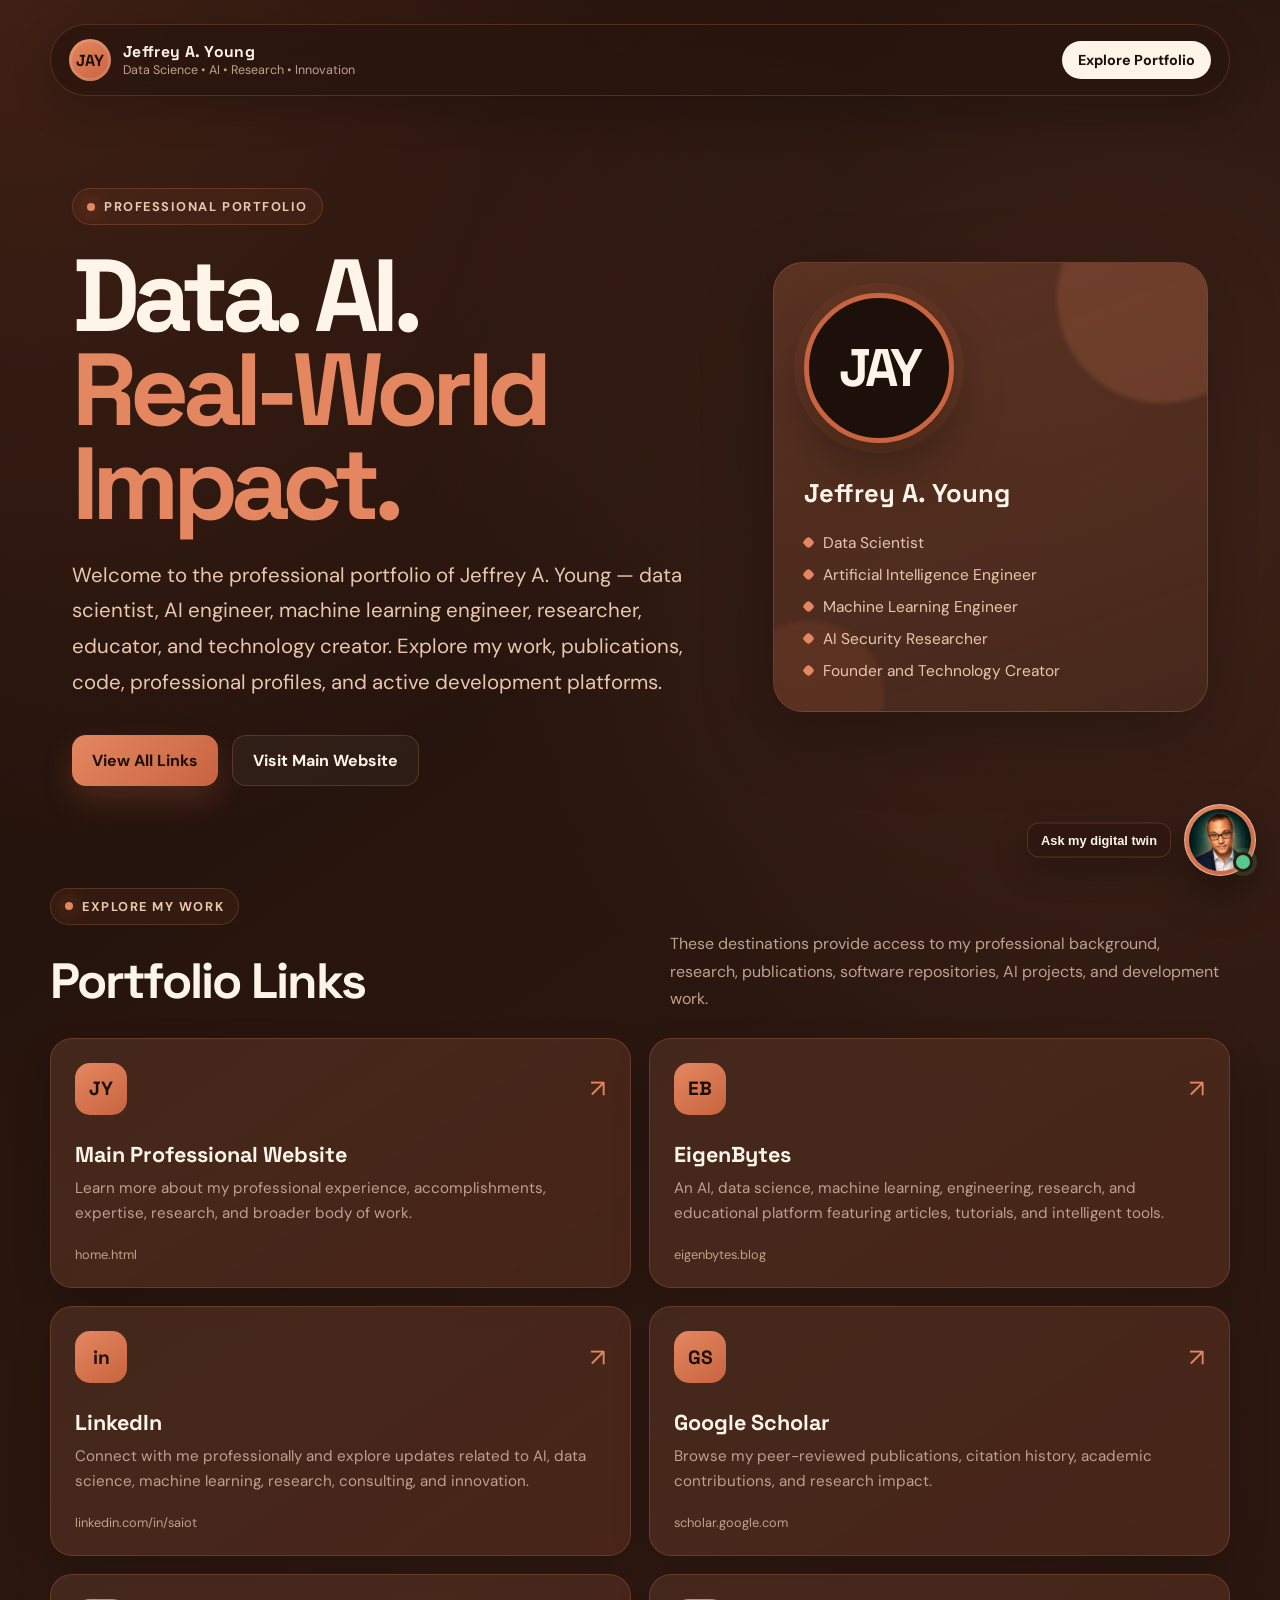
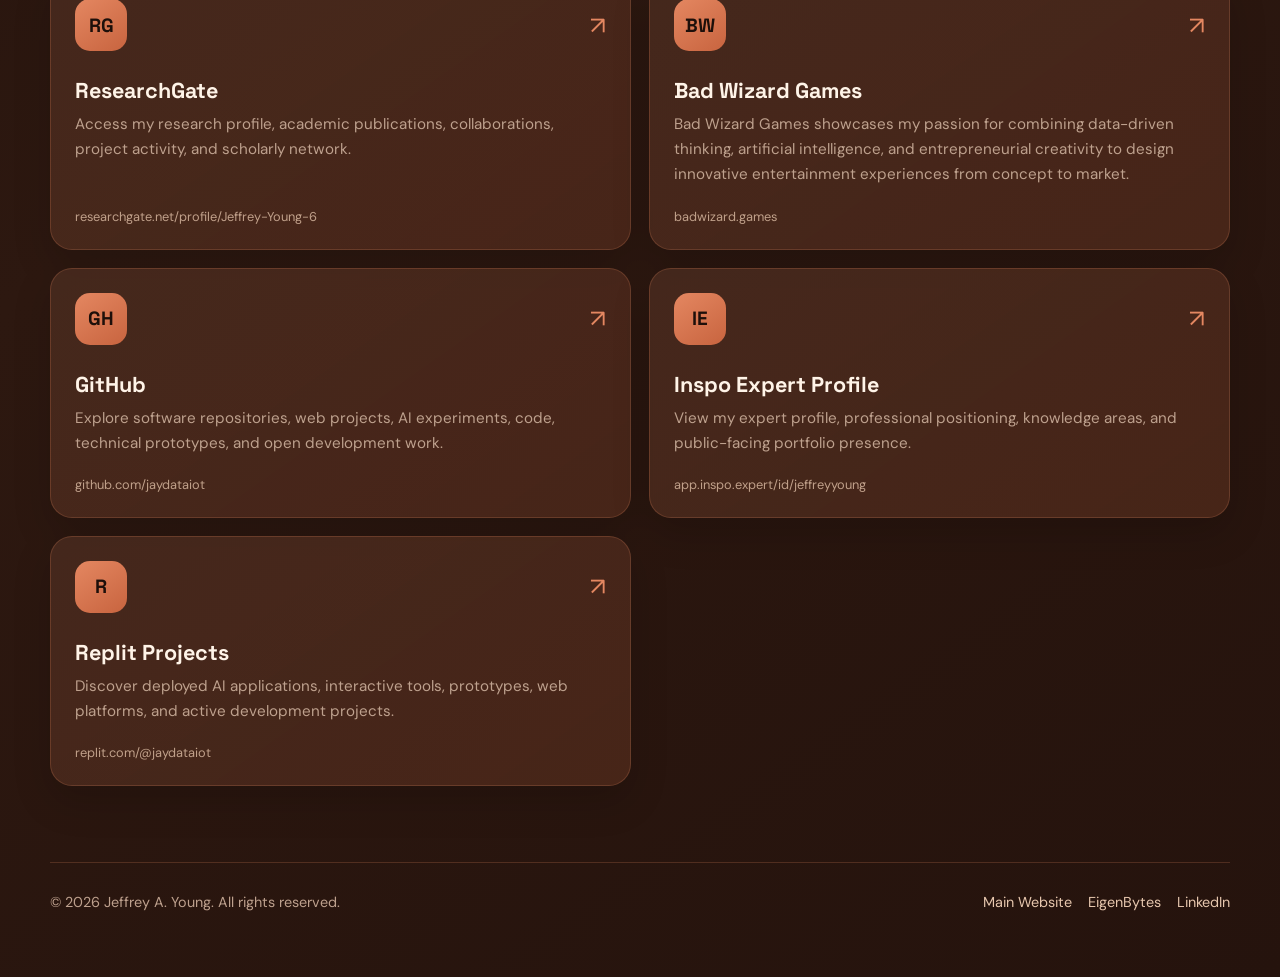
<file: index.html>
<!DOCTYPE html>
<html lang="en">
<head>
  <meta charset="UTF-8" />
  <meta name="viewport" content="width=device-width, initial-scale=1.0" />

  <title>Jeffrey A. Young | Portfolio</title>
  <meta
    name="description"
    content="The professional portfolio of Jeffrey A. Young — Data Scientist, AI Engineer, Machine Learning Engineer, researcher, and creator."
  />
  <meta name="theme-color" content="#2f1a12" />

  <link rel="preconnect" href="https://fonts.googleapis.com" />
  <link rel="preconnect" href="https://fonts.gstatic.com" crossorigin />
  <link
    href="https://fonts.googleapis.com/css2?family=DM+Sans:wght@400;500;600;700&family=Space+Grotesk:wght@500;600;700&display=swap"
    rel="stylesheet"
  />

  <style>
    :root {
      --brown-950: #1d0f0a;
      --brown-900: #2d1810;
      --brown-800: #422418;
      --brown-700: #5a3121;
      --terracotta: #c8643f;
      --terracotta-light: #e48761;
      --cream: #fff4e8;
      --sand: #e7c7ae;
      --muted: #bea18e;
      --panel: rgba(68, 36, 24, 0.78);
      --panel-hover: rgba(84, 44, 29, 0.94);
      --border: rgba(228, 135, 97, 0.22);
      --shadow: 0 24px 70px rgba(0, 0, 0, 0.28);
      --radius-xl: 30px;
      --radius-lg: 22px;
      --radius-md: 16px;
    }

    * {
      box-sizing: border-box;
    }

    html {
      scroll-behavior: smooth;
    }

    body {
      margin: 0;
      min-height: 100vh;
      color: var(--cream);
      background:
        radial-gradient(circle at top left, rgba(200, 100, 63, 0.2), transparent 30%),
        radial-gradient(circle at 85% 18%, rgba(228, 135, 97, 0.13), transparent 28%),
        linear-gradient(145deg, var(--brown-950), var(--brown-900) 55%, #25130d);
      font-family: "DM Sans", sans-serif;
      overflow-x: hidden;
    }

    body::before {
      content: "";
      position: fixed;
      inset: 0;
      pointer-events: none;
      opacity: 0.11;
      background-image:
        linear-gradient(rgba(255,255,255,0.05) 1px, transparent 1px),
        linear-gradient(90deg, rgba(255,255,255,0.05) 1px, transparent 1px);
      background-size: 42px 42px;
      mask-image: linear-gradient(to bottom, black, transparent 85%);
    }

    a {
      color: inherit;
    }

    .site-shell {
      width: min(1180px, calc(100% - 32px));
      margin: 0 auto;
      padding: 24px 0 56px;
      position: relative;
      z-index: 1;
    }

    .topbar {
      display: flex;
      align-items: center;
      justify-content: space-between;
      gap: 20px;
      padding: 14px 18px;
      border: 1px solid var(--border);
      background: rgba(40, 21, 14, 0.74);
      backdrop-filter: blur(16px);
      border-radius: 999px;
      box-shadow: 0 14px 40px rgba(0, 0, 0, 0.2);
      position: sticky;
      top: 18px;
      z-index: 10;
    }

    .brand {
      display: flex;
      align-items: center;
      gap: 12px;
      text-decoration: none;
      min-width: 0;
    }

    .brand-mark {
      width: 42px;
      height: 42px;
      display: grid;
      place-items: center;
      border-radius: 50%;
      background: linear-gradient(145deg, var(--terracotta-light), var(--terracotta));
      color: var(--brown-950);
      font-family: "Space Grotesk", sans-serif;
      font-weight: 700;
      box-shadow: inset 0 0 0 3px rgba(255,255,255,0.12);
      flex: 0 0 auto;
    }

    .brand-copy {
      min-width: 0;
    }

    .brand-copy strong,
    .brand-copy span {
      display: block;
    }

    .brand-copy strong {
      font-family: "Space Grotesk", sans-serif;
      font-size: 0.98rem;
      letter-spacing: 0.02em;
    }

    .brand-copy span {
      color: var(--muted);
      font-size: 0.78rem;
      white-space: nowrap;
      overflow: hidden;
      text-overflow: ellipsis;
    }

    .nav-link {
      padding: 10px 16px;
      border-radius: 999px;
      text-decoration: none;
      font-weight: 700;
      font-size: 0.9rem;
      color: var(--brown-950);
      background: var(--cream);
      transition: transform 0.2s ease, background 0.2s ease;
    }

    .nav-link:hover {
      transform: translateY(-2px);
      background: white;
    }

    .hero {
      min-height: 650px;
      display: grid;
      grid-template-columns: 1.2fr 0.8fr;
      align-items: center;
      gap: 48px;
      padding: 92px 22px 70px;
    }

    .eyebrow {
      display: inline-flex;
      align-items: center;
      gap: 9px;
      padding: 9px 14px;
      margin-bottom: 24px;
      border: 1px solid var(--border);
      border-radius: 999px;
      color: var(--sand);
      background: rgba(200, 100, 63, 0.09);
      font-size: 0.8rem;
      font-weight: 700;
      letter-spacing: 0.12em;
      text-transform: uppercase;
    }

    .eyebrow::before {
      content: "";
      width: 8px;
      height: 8px;
      border-radius: 50%;
      background: var(--terracotta-light);
      box-shadow: 0 0 18px var(--terracotta);
    }

    h1 {
      margin: 0;
      max-width: 780px;
      font-family: "Space Grotesk", sans-serif;
      font-size: clamp(3.4rem, 8vw, 7.2rem);
      line-height: 0.92;
      letter-spacing: -0.065em;
    }

    .accent {
      color: var(--terracotta-light);
    }

    .hero p {
      max-width: 720px;
      margin: 26px 0 0;
      color: var(--sand);
      font-size: clamp(1.05rem, 1.8vw, 1.28rem);
      line-height: 1.75;
    }

    .hero-actions {
      display: flex;
      flex-wrap: wrap;
      gap: 14px;
      margin-top: 34px;
    }

    .btn {
      display: inline-flex;
      align-items: center;
      justify-content: center;
      gap: 10px;
      padding: 14px 20px;
      border-radius: 14px;
      text-decoration: none;
      font-weight: 700;
      transition: transform 0.2s ease, border-color 0.2s ease, background 0.2s ease;
    }

    .btn:hover {
      transform: translateY(-3px);
    }

    .btn-primary {
      color: var(--brown-950);
      background: linear-gradient(135deg, var(--terracotta-light), var(--terracotta));
      box-shadow: 0 14px 30px rgba(200, 100, 63, 0.23);
    }

    .btn-secondary {
      color: var(--cream);
      border: 1px solid var(--border);
      background: rgba(255,255,255,0.04);
    }

    .hero-card {
      position: relative;
      min-height: 420px;
      padding: 30px;
      border: 1px solid var(--border);
      border-radius: var(--radius-xl);
      background:
        linear-gradient(160deg, rgba(228, 135, 97, 0.16), rgba(255,255,255,0.025)),
        var(--panel);
      box-shadow: var(--shadow);
      overflow: hidden;
    }

    .hero-card::before,
    .hero-card::after {
      content: "";
      position: absolute;
      border-radius: 50%;
      filter: blur(2px);
    }

    .hero-card::before {
      width: 210px;
      height: 210px;
      top: -70px;
      right: -60px;
      background: rgba(228, 135, 97, 0.18);
    }

    .hero-card::after {
      width: 150px;
      height: 150px;
      bottom: -60px;
      left: -40px;
      background: rgba(200, 100, 63, 0.13);
    }

    .monogram {
      width: 150px;
      height: 150px;
      display: grid;
      place-items: center;
      margin-bottom: 34px;
      border-radius: 50%;
      background: var(--brown-950);
      border: 5px solid var(--terracotta);
      color: var(--cream);
      font-family: "Space Grotesk", sans-serif;
      font-size: 3.3rem;
      font-weight: 700;
      letter-spacing: -0.08em;
      box-shadow:
        0 0 0 10px rgba(200, 100, 63, 0.09),
        0 24px 50px rgba(0,0,0,0.3);
      position: relative;
      z-index: 1;
    }

    .hero-card h2 {
      margin: 0;
      font-family: "Space Grotesk", sans-serif;
      font-size: 1.6rem;
      position: relative;
      z-index: 1;
    }

    .role-list {
      display: grid;
      gap: 12px;
      margin-top: 24px;
      position: relative;
      z-index: 1;
    }

    .role {
      display: flex;
      align-items: center;
      gap: 10px;
      color: var(--sand);
      font-size: 0.97rem;
    }

    .role::before {
      content: "";
      width: 9px;
      height: 9px;
      border-radius: 3px;
      background: var(--terracotta-light);
      transform: rotate(45deg);
      flex: 0 0 auto;
    }

    .section {
      padding: 32px 0 12px;
    }

    .section-header {
      display: flex;
      align-items: end;
      justify-content: space-between;
      gap: 20px;
      margin-bottom: 26px;
    }

    .section-header h2 {
      margin: 0;
      font-family: "Space Grotesk", sans-serif;
      font-size: clamp(2rem, 4vw, 3.1rem);
      letter-spacing: -0.04em;
    }

    .section-header p {
      max-width: 560px;
      margin: 0;
      color: var(--muted);
      line-height: 1.7;
    }

    .link-grid {
      display: grid;
      grid-template-columns: repeat(2, minmax(0, 1fr));
      gap: 18px;
    }

    .project-card {
      min-height: 210px;
      display: flex;
      flex-direction: column;
      justify-content: space-between;
      padding: 24px;
      border: 1px solid var(--border);
      border-radius: var(--radius-lg);
      text-decoration: none;
      background:
        linear-gradient(145deg, rgba(255,255,255,0.03), rgba(200,100,63,0.07)),
        var(--panel);
      box-shadow: 0 16px 38px rgba(0,0,0,0.16);
      transition:
        transform 0.24s ease,
        border-color 0.24s ease,
        background 0.24s ease;
    }

    .project-card:hover {
      transform: translateY(-7px);
      border-color: rgba(228, 135, 97, 0.52);
      background:
        linear-gradient(145deg, rgba(255,255,255,0.05), rgba(200,100,63,0.14)),
        var(--panel-hover);
    }

    .card-top {
      display: flex;
      align-items: center;
      justify-content: space-between;
      gap: 18px;
    }

    .project-icon {
      width: 52px;
      height: 52px;
      display: grid;
      place-items: center;
      border-radius: 15px;
      color: var(--brown-950);
      background: linear-gradient(145deg, var(--terracotta-light), var(--terracotta));
      font-family: "Space Grotesk", sans-serif;
      font-weight: 700;
      font-size: 1.2rem;
    }

    .arrow {
      color: var(--terracotta-light);
      font-size: 1.55rem;
      transition: transform 0.2s ease;
    }

    .project-card:hover .arrow {
      transform: translate(4px, -4px);
    }

    .project-card h3 {
      margin: 26px 0 8px;
      font-family: "Space Grotesk", sans-serif;
      font-size: 1.35rem;
    }

    .project-card p {
      margin: 0;
      color: var(--muted);
      line-height: 1.65;
      font-size: 0.95rem;
    }

    .project-url {
      margin-top: 20px;
      color: var(--sand);
      font-size: 0.8rem;
      word-break: break-all;
      opacity: 0.76;
    }

    footer {
      margin-top: 64px;
      padding: 30px 0 10px;
      border-top: 1px solid var(--border);
      display: flex;
      justify-content: space-between;
      gap: 20px;
      color: var(--muted);
      font-size: 0.9rem;
    }

    .footer-links {
      display: flex;
      flex-wrap: wrap;
      gap: 16px;
    }

    .footer-links a {
      color: var(--sand);
      text-decoration: none;
    }

    .footer-links a:hover {
      color: var(--terracotta-light);
    }

    .twin-widget { position: fixed; right: 24px; bottom: 24px; z-index: 1000; display: flex; flex-direction: column; align-items: flex-end; gap: 14px; }
    .twin-launcher { width: 72px; height: 72px; padding: 4px; border: 1px solid rgba(255,244,232,.52); border-radius: 50%; background: linear-gradient(145deg,var(--terracotta-light),var(--terracotta)); box-shadow: 0 18px 44px rgba(0,0,0,.38); cursor: pointer; transition: transform .22s ease, box-shadow .22s ease; position: relative; }
    .twin-launcher:hover { transform: translateY(-3px) scale(1.025); box-shadow: 0 22px 52px rgba(0,0,0,.44); }
    .twin-launcher:focus-visible { outline: 3px solid var(--cream); outline-offset: 4px; }
    .twin-launcher img { width: 100%; height: 100%; border-radius: 50%; object-fit: cover; display: block; }
    .twin-launcher::after { content: ""; position: absolute; right: 2px; bottom: 3px; width: 14px; height: 14px; border: 3px solid var(--brown-900); border-radius: 50%; background: #55c98e; box-shadow: 0 0 0 4px rgba(85,201,142,.17); }
    .twin-launcher-label { position: absolute; right: 84px; top: 50%; transform: translateY(-50%); width: max-content; max-width: 220px; padding: 9px 13px; border: 1px solid var(--border); border-radius: 12px; color: var(--cream); background: rgba(45,24,16,.94); box-shadow: 0 12px 32px rgba(0,0,0,.26); font-size: .8rem; font-weight: 700; pointer-events: none; }
    .twin-panel { width: min(430px,calc(100vw - 32px)); height: min(690px,calc(100vh - 122px)); min-width: 340px; min-height: 460px; max-width: calc(100vw - 32px); max-height: calc(100vh - 32px); display: grid; grid-template-rows: auto 1fr; overflow: hidden; resize: both; border: 1px solid rgba(228,135,97,.34); border-radius: 26px; background: #fff; box-shadow: 0 28px 90px rgba(0,0,0,.46); transform-origin: right bottom; transition: opacity .24s ease, transform .24s ease, visibility .24s; }
    .twin-panel[hidden] { display: none; }
    .twin-panel.is-opening { animation: twin-deploy .3s cubic-bezier(.2,.8,.2,1); }
    .twin-header { display: grid; grid-template-columns: 54px 1fr auto; align-items: center; gap: 12px; padding: 14px; color: var(--cream); background: linear-gradient(135deg,var(--brown-900),var(--brown-800)); border-bottom: 1px solid rgba(255,255,255,.12); }
    .twin-avatar { width: 54px; height: 54px; border-radius: 50%; object-fit: cover; border: 2px solid rgba(228,135,97,.75); box-shadow: 0 0 0 4px rgba(228,135,97,.1); }
    .twin-heading strong,.twin-heading span { display: block; }.twin-heading strong { font-family: "Space Grotesk",sans-serif; font-size: .98rem; }.twin-heading span { margin-top: 2px; color: var(--sand); font-size: .76rem; line-height: 1.35; }
    .twin-tools { display: flex; gap: 5px; }.twin-tool { width: 38px; height: 38px; border: 1px solid rgba(255,255,255,.18); border-radius: 50%; color: var(--cream); background: rgba(255,255,255,.06); font-size: 1.15rem; cursor: pointer; }
    .twin-tool:hover { background: rgba(255,255,255,.13); }.twin-tool:focus-visible { outline: 3px solid var(--terracotta-light); outline-offset: 2px; }
    .twin-frame-wrap { position: relative; min-height: 0; background: #f7f4f1; }.twin-frame { width: 100%; height: 100%; border: 0; display: block; background: #fff; }
    .twin-loading { position: absolute; inset: 0; display: grid; place-items: center; padding: 32px; color: var(--brown-800); text-align: center; font-weight: 700; background: #f7f4f1; }.twin-loading[hidden] { display:none; }
    @keyframes twin-deploy { from { opacity:0; transform: translateY(18px) scale(.94); } to { opacity:1; transform:none; } }

    @media (max-width: 900px) {
      .hero {
        grid-template-columns: 1fr;
        min-height: auto;
        padding-top: 70px;
      }

      .hero-card {
        min-height: auto;
      }

      .section-header {
        align-items: flex-start;
        flex-direction: column;
      }
    }

    @media (max-width: 680px) {
      .site-shell {
        width: min(100% - 20px, 1180px);
      }

      .topbar {
        top: 10px;
        border-radius: 18px;
      }

      .brand-copy span {
        display: none;
      }

      .nav-link {
        padding: 9px 12px;
        font-size: 0.8rem;
      }

      .hero {
        padding: 62px 8px 52px;
      }

      h1 {
        font-size: clamp(3rem, 18vw, 5.2rem);
      }

      .hero-card {
        padding: 24px;
      }

      .link-grid {
        grid-template-columns: 1fr;
      }

      footer {
        flex-direction: column;
      }

      .twin-widget { right: 12px; bottom: 12px; }
      .twin-launcher { width: 64px; height: 64px; }
      .twin-launcher-label { display: none; }
      .twin-panel { width: calc(100vw - 24px); min-width: 0; height: min(720px,calc(100dvh - 96px)); max-width: calc(100vw - 24px); max-height: calc(100dvh - 24px); resize: vertical; border-radius: 22px; }
    }

    @media (prefers-reduced-motion: reduce) {
      html {
        scroll-behavior: auto;
      }

      *,
      *::before,
      *::after {
        transition: none !important;
        animation: none !important;
      }
    }
  </style>
</head>

<body>
  <div class="site-shell">
    <header class="topbar">
      <a class="brand" href="#top" aria-label="Go to top">
        <span class="brand-mark">JAY</span>
        <span class="brand-copy">
          <strong>Jeffrey A. Young</strong>
          <span>Data Science • AI • Research • Innovation</span>
        </span>
      </a>

      <a class="nav-link" href="#portfolio">Explore Portfolio</a>
    </header>

    <main id="top">
      <section class="hero">
        <div>
          <div class="eyebrow">Professional Portfolio</div>

          <h1>
            Data. AI.<br />
            <span class="accent">Real-World Impact.</span>
          </h1>

          <p>
            Welcome to the professional portfolio of Jeffrey A. Young — data scientist,
            AI engineer, machine learning engineer, researcher, educator, and technology
            creator. Explore my work, publications, code, professional profiles, and
            active development platforms.
          </p>

          <div class="hero-actions">
            <a class="btn btn-primary" href="#portfolio">View All Links</a>
            <a
              class="btn btn-secondary"
              href="home.html"
              target="_blank"
              rel="noopener noreferrer"
            >
              Visit Main Website
            </a>
          </div>
        </div>

        <aside class="hero-card" aria-label="Professional roles">
          <div class="monogram">JAY</div>
          <h2>Jeffrey A. Young</h2>

          <div class="role-list">
            <div class="role">Data Scientist</div>
            <div class="role">Artificial Intelligence Engineer</div>
            <div class="role">Machine Learning Engineer</div>
            <div class="role">AI Security Researcher</div>
            <div class="role">Founder and Technology Creator</div>
          </div>
        </aside>
      </section>

      <section class="section" id="portfolio">
        <div class="section-header">
          <div>
            <div class="eyebrow">Explore My Work</div>
            <h2>Portfolio Links</h2>
          </div>

          <p>
            These destinations provide access to my professional background, research,
            publications, software repositories, AI projects, and development work.
          </p>
        </div>

        <div class="link-grid">
          <a
            class="project-card"
            href="home.html"
            target="_blank"
            rel="noopener noreferrer"
          >
            <div>
              <div class="card-top">
                <div class="project-icon">JY</div>
                <div class="arrow">↗</div>
              </div>
              <h3>Main Professional Website</h3>
              <p>
                Learn more about my professional experience, accomplishments, expertise,
                research, and broader body of work.
              </p>
            </div>
            <div class="project-url">home.html</div>
          </a>

          <a
            class="project-card"
            href="https://eigenbytes.blog"
            target="_blank"
            rel="noopener noreferrer"
          >
            <div>
              <div class="card-top">
                <div class="project-icon">EB</div>
                <div class="arrow">↗</div>
              </div>
              <h3>EigenBytes</h3>
              <p>
                An AI, data science, machine learning, engineering, research, and
                educational platform featuring articles, tutorials, and intelligent tools.
              </p>
            </div>
            <div class="project-url">eigenbytes.blog</div>
          </a>

          <a
            class="project-card"
            href="https://www.linkedin.com/in/saiot"
            target="_blank"
            rel="noopener noreferrer"
          >
            <div>
              <div class="card-top">
                <div class="project-icon">in</div>
                <div class="arrow">↗</div>
              </div>
              <h3>LinkedIn</h3>
              <p>
                Connect with me professionally and explore updates related to AI,
                data science, machine learning, research, consulting, and innovation.
              </p>
            </div>
            <div class="project-url">linkedin.com/in/saiot</div>
          </a>

          <a
            class="project-card"
            href="https://scholar.google.com/citations?user=r0r-MVAAAAAJ&hl=en"
            target="_blank"
            rel="noopener noreferrer"
          >
            <div>
              <div class="card-top">
                <div class="project-icon">GS</div>
                <div class="arrow">↗</div>
              </div>
              <h3>Google Scholar</h3>
              <p>
                Browse my peer-reviewed publications, citation history, academic
                contributions, and research impact.
              </p>
            </div>
            <div class="project-url">scholar.google.com</div>
          </a>

          <a
            class="project-card"
            href="https://www.researchgate.net/profile/Jeffrey-Young-6?ev=hdr_xprf"
            target="_blank"
            rel="noopener noreferrer"
          >
            <div>
              <div class="card-top">
                <div class="project-icon">RG</div>
                <div class="arrow">↗</div>
              </div>
              <h3>ResearchGate</h3>
              <p>
                Access my research profile, academic publications, collaborations,
                project activity, and scholarly network.
              </p>
            </div>
            <div class="project-url">researchgate.net/profile/Jeffrey-Young-6</div>
          </a>

          <a
            class="project-card"
            href="https://www.badwizard.games"
            target="_blank"
            rel="noopener noreferrer"
          >
            <div>
              <div class="card-top">
                <div class="project-icon">BW</div>
                <div class="arrow">↗</div>
              </div>
              <h3>Bad Wizard Games</h3>
              <p>
                Bad Wizard Games showcases my passion for combining data-driven thinking, artificial intelligence, and entrepreneurial creativity to design innovative entertainment experiences from concept to market.
              </p>
            </div>
            <div class="project-url">badwizard.games</div>
          </a>


          <a
            class="project-card"
            href="https://github.com/jaydataiot"
            target="_blank"
            rel="noopener noreferrer"
          >
            <div>
              <div class="card-top">
                <div class="project-icon">GH</div>
                <div class="arrow">↗</div>
              </div>
              <h3>GitHub</h3>
              <p>
                Explore software repositories, web projects, AI experiments, code,
                technical prototypes, and open development work.
              </p>
            </div>
            <div class="project-url">github.com/jaydataiot</div>
          </a>

          <a
            class="project-card"
            href="https://app.inspo.expert/id/jeffreyyoung"
            target="_blank"
            rel="noopener noreferrer"
          >
            <div>
              <div class="card-top">
                <div class="project-icon">IE</div>
                <div class="arrow">↗</div>
              </div>
              <h3>Inspo Expert Profile</h3>
              <p>
                View my expert profile, professional positioning, knowledge areas,
                and public-facing portfolio presence.
              </p>
            </div>
            <div class="project-url">app.inspo.expert/id/jeffreyyoung</div>
          </a>

          <a
            class="project-card"
            href="https://replit.com/@jaydataiot"
            target="_blank"
            rel="noopener noreferrer"
          >
            <div>
              <div class="card-top">
                <div class="project-icon">R</div>
                <div class="arrow">↗</div>
              </div>
              <h3>Replit Projects</h3>
              <p>
                Discover deployed AI applications, interactive tools, prototypes,
                web platforms, and active development projects.
              </p>
            </div>
            <div class="project-url">replit.com/@jaydataiot</div>
          </a>
        </div>
      </section>
    </main>

    <footer>
      <div>
        © <span id="year"></span> Jeffrey A. Young. All rights reserved.
      </div>

      <div class="footer-links">
        <a href="home.html" target="_blank" rel="noopener noreferrer">Main Website</a>
        <a href="https://eigenbytes.blog" target="_blank" rel="noopener noreferrer">EigenBytes</a>
        <a href="https://www.linkedin.com/in/saiot" target="_blank" rel="noopener noreferrer">LinkedIn</a>
      </div>
    </footer>
  </div>

  <aside class="twin-widget" aria-label="Jeffrey Young digital twin">
    <section class="twin-panel" id="twin-panel" aria-label="Ask Jeffrey's digital twin" hidden>
      <div class="twin-header">
        <img class="twin-avatar" src="assets/jeffrey-digital-twin-avatar.jpg" alt="Illustrated avatar of Jeffrey Young">
        <div class="twin-heading"><strong>Jeffrey's Digital Twin</strong><span>Ask questions about my work, research, experience, or interests.</span></div>
        <div class="twin-tools" aria-label="Digital twin window controls"><button class="twin-tool" id="twin-shrink" type="button" aria-label="Make digital twin smaller">−</button><button class="twin-tool" id="twin-grow" type="button" aria-label="Make digital twin larger">+</button><button class="twin-tool" id="twin-close" type="button" aria-label="Collapse digital twin">×</button></div>
      </div>
      <div class="twin-frame-wrap">
        <div class="twin-loading" id="twin-loading">Connecting you with Jeffrey's digital twin…</div>
        <iframe class="twin-frame" id="twin-frame" title="Jeffrey Young digital twin conversation" data-src="https://digital-me-representation.replit.app" allow="clipboard-read; clipboard-write" referrerpolicy="strict-origin-when-cross-origin"></iframe>
      </div>
    </section>
    <button class="twin-launcher" id="twin-launcher" type="button" aria-expanded="false" aria-controls="twin-panel">
      <img src="assets/jeffrey-digital-twin-avatar.jpg" alt="">
      <span class="twin-launcher-label">Ask my digital twin</span>
    </button>
  </aside>

  <script>
    document.getElementById("year").textContent = new Date().getFullYear();
    const twinLauncher = document.getElementById("twin-launcher");
    const twinPanel = document.getElementById("twin-panel");
    const twinClose = document.getElementById("twin-close");
    const twinFrame = document.getElementById("twin-frame");
    const twinLoading = document.getElementById("twin-loading");
    const twinGrow = document.getElementById("twin-grow");
    const twinShrink = document.getElementById("twin-shrink");

    function openTwin() {
      twinPanel.hidden = false;
      twinPanel.classList.remove("is-opening");
      void twinPanel.offsetWidth;
      twinPanel.classList.add("is-opening");
      twinLauncher.setAttribute("aria-expanded", "true");
      if (!twinFrame.src) twinFrame.src = twinFrame.dataset.src;
      twinClose.focus();
    }

    function closeTwin() {
      twinPanel.hidden = true;
      twinPanel.classList.remove("is-opening");
      twinLauncher.setAttribute("aria-expanded", "false");
      twinLauncher.focus();
    }

    twinLauncher.addEventListener("click", () => twinPanel.hidden ? openTwin() : closeTwin());
    twinClose.addEventListener("click", closeTwin);
    function resizeTwin(direction) {
      const rect = twinPanel.getBoundingClientRect();
      const narrow = window.matchMedia("(max-width: 680px)").matches;
      const nextWidth = narrow ? rect.width : Math.min(window.innerWidth - 32, Math.max(340, rect.width + direction * 100));
      const nextHeight = Math.min(window.innerHeight - 32, Math.max(460, rect.height + direction * 100));
      twinPanel.style.width = `${nextWidth}px`;
      twinPanel.style.height = `${nextHeight}px`;
    }
    twinGrow.addEventListener("click", () => resizeTwin(1));
    twinShrink.addEventListener("click", () => resizeTwin(-1));
    twinFrame.addEventListener("load", () => { twinLoading.hidden = true; });
    document.addEventListener("keydown", event => { if (event.key === "Escape" && !twinPanel.hidden) closeTwin(); });
  </script>
</body>
</html>
</file>
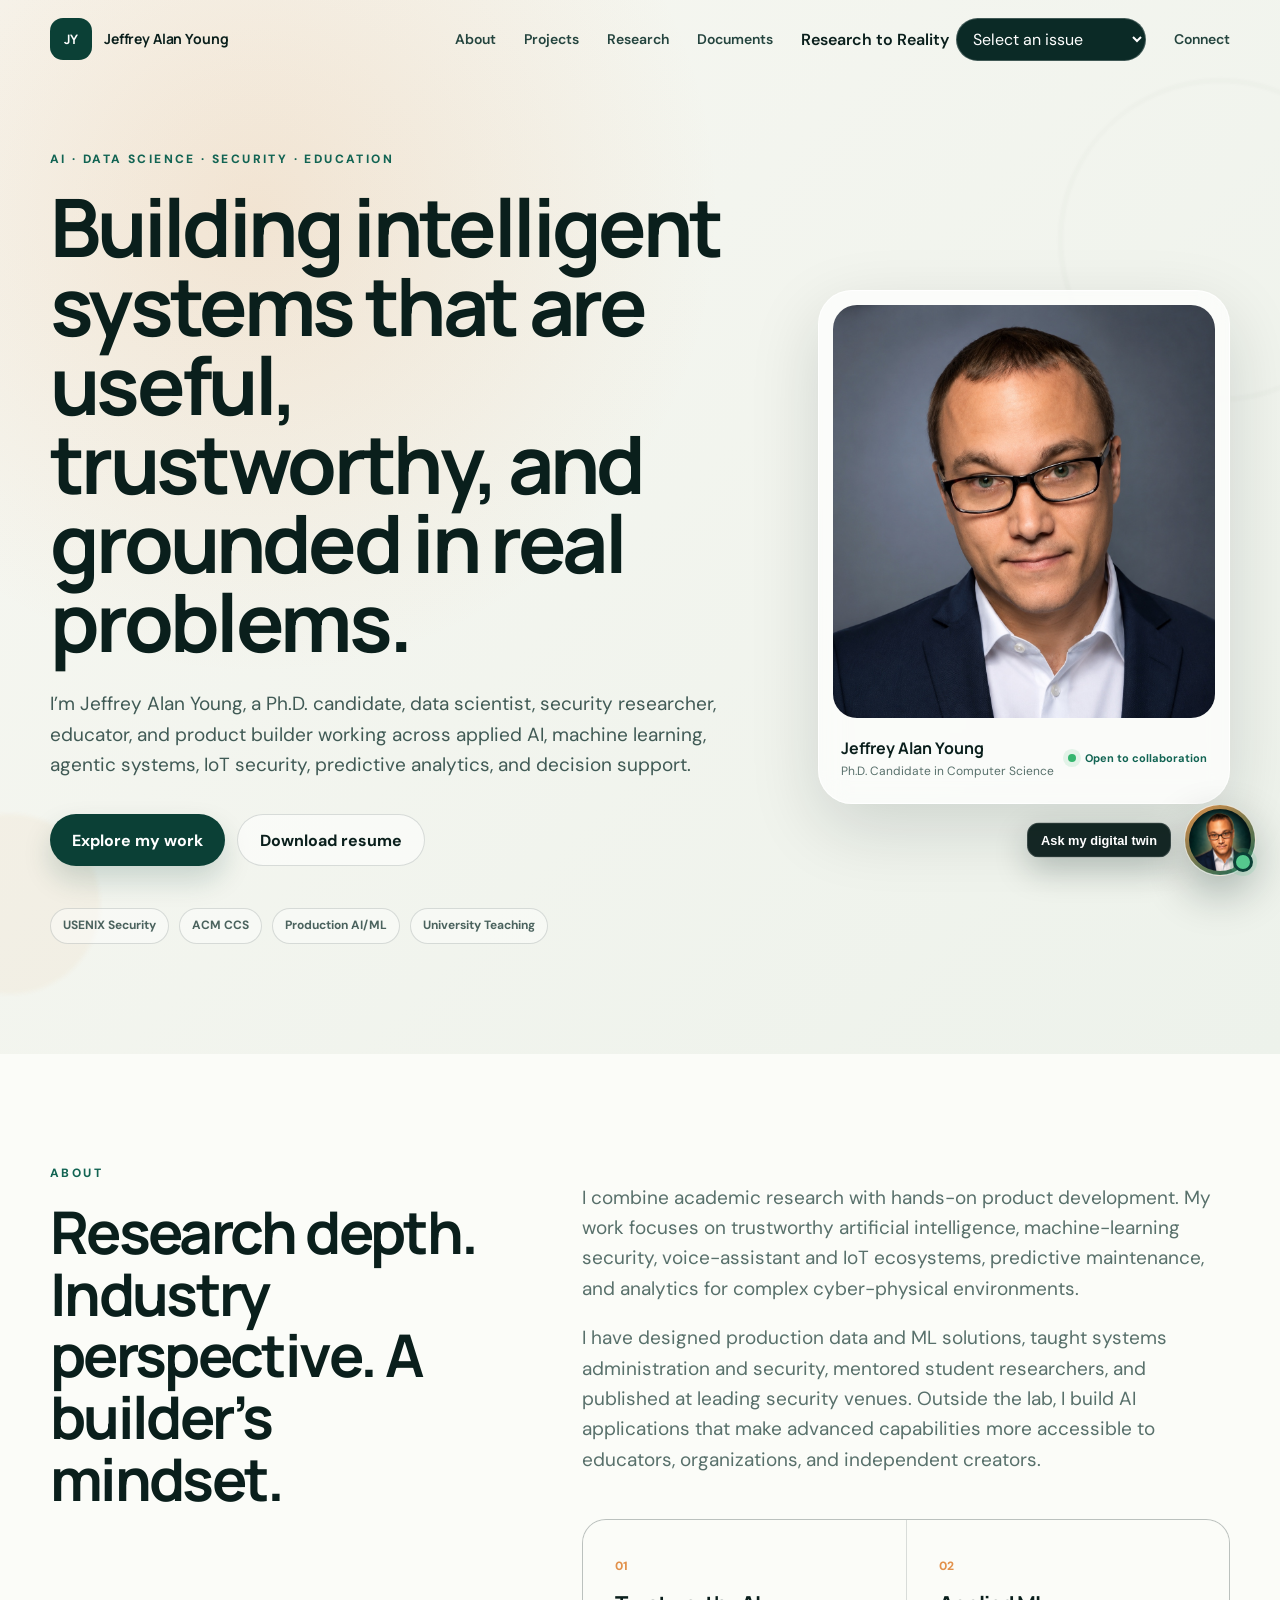
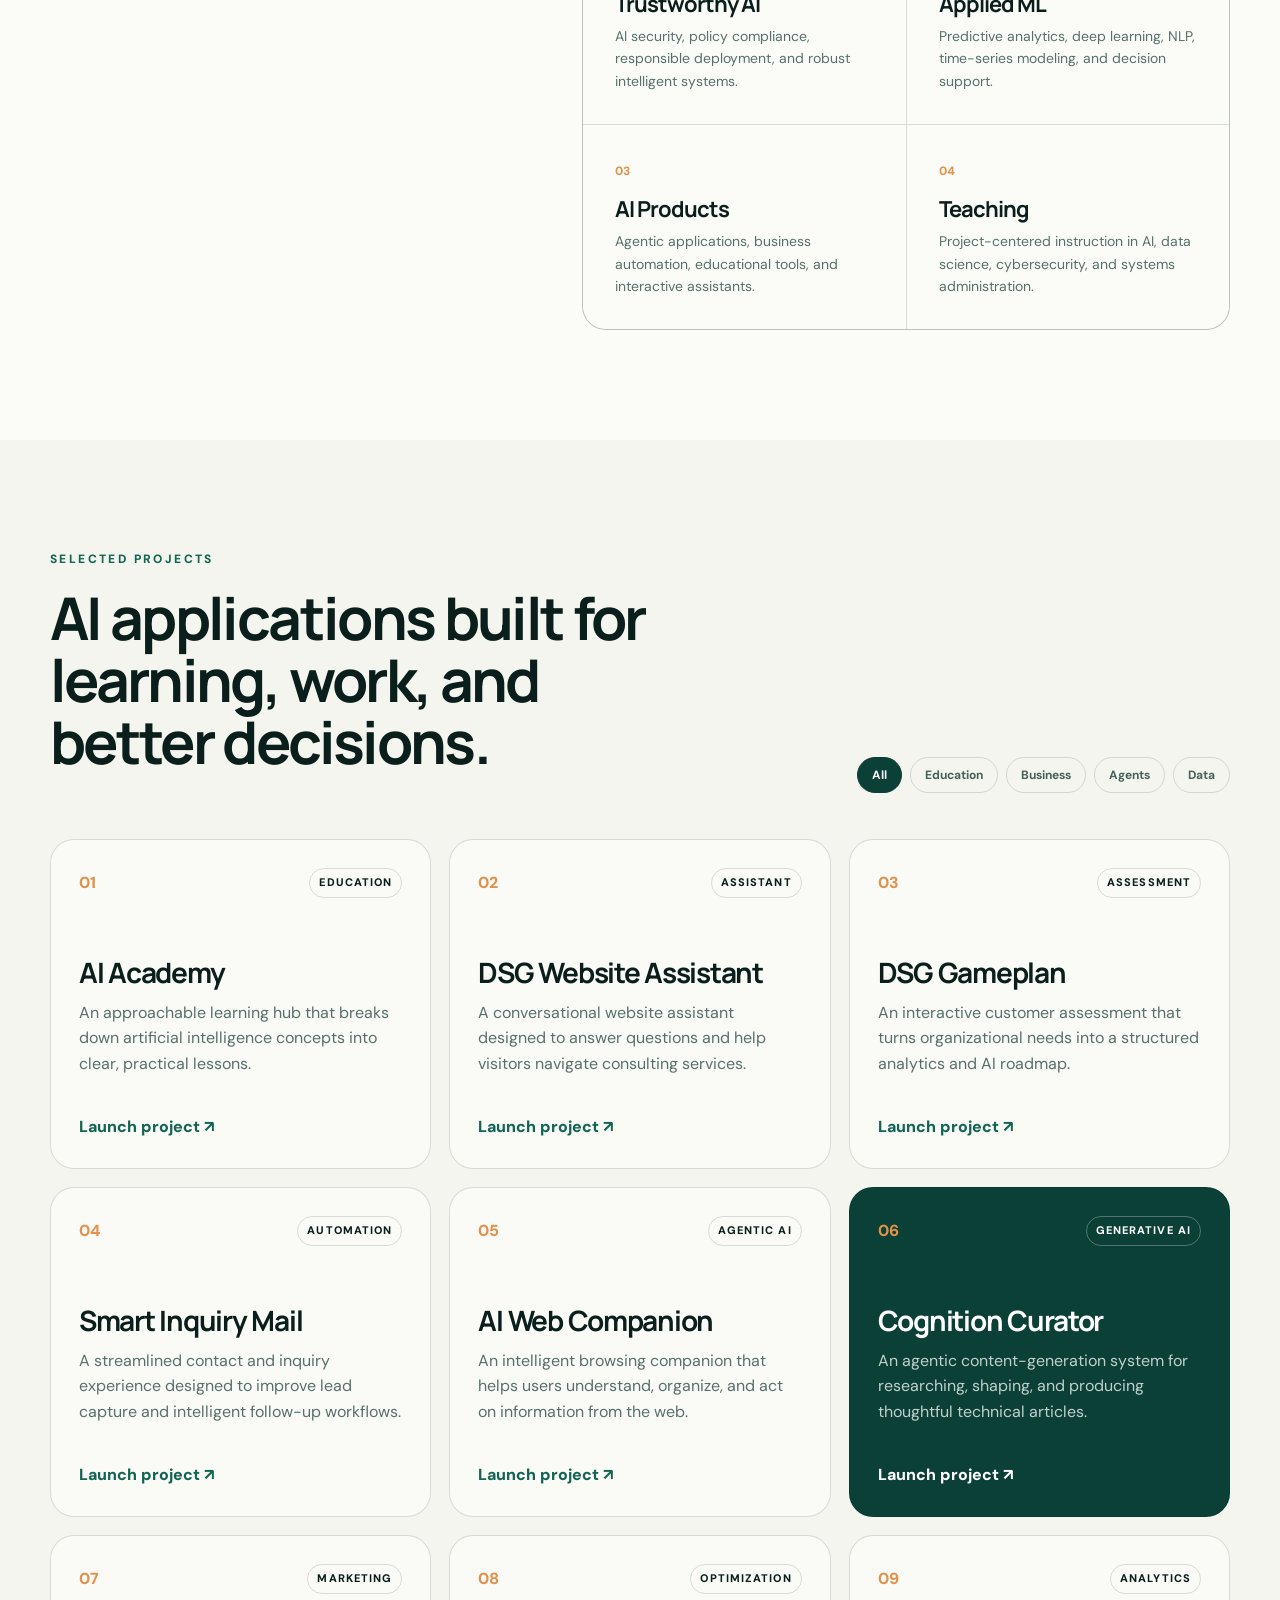
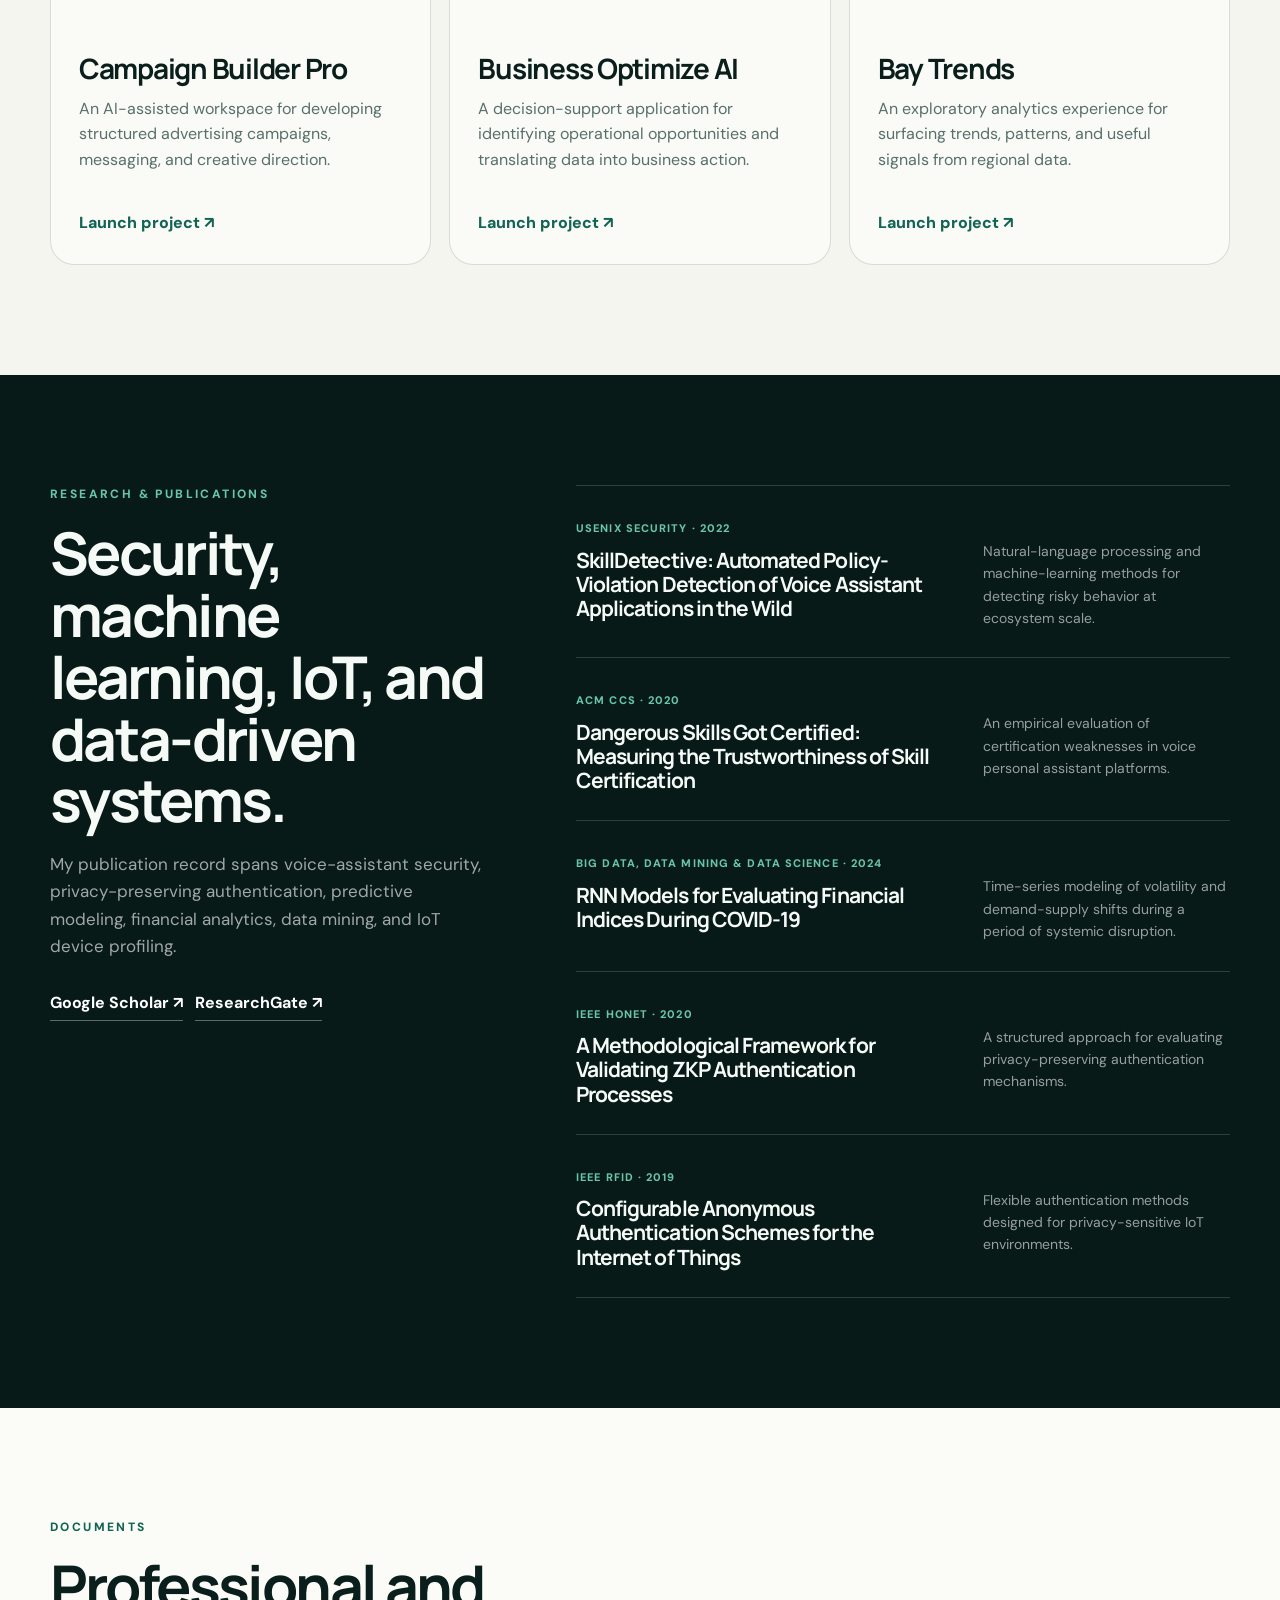
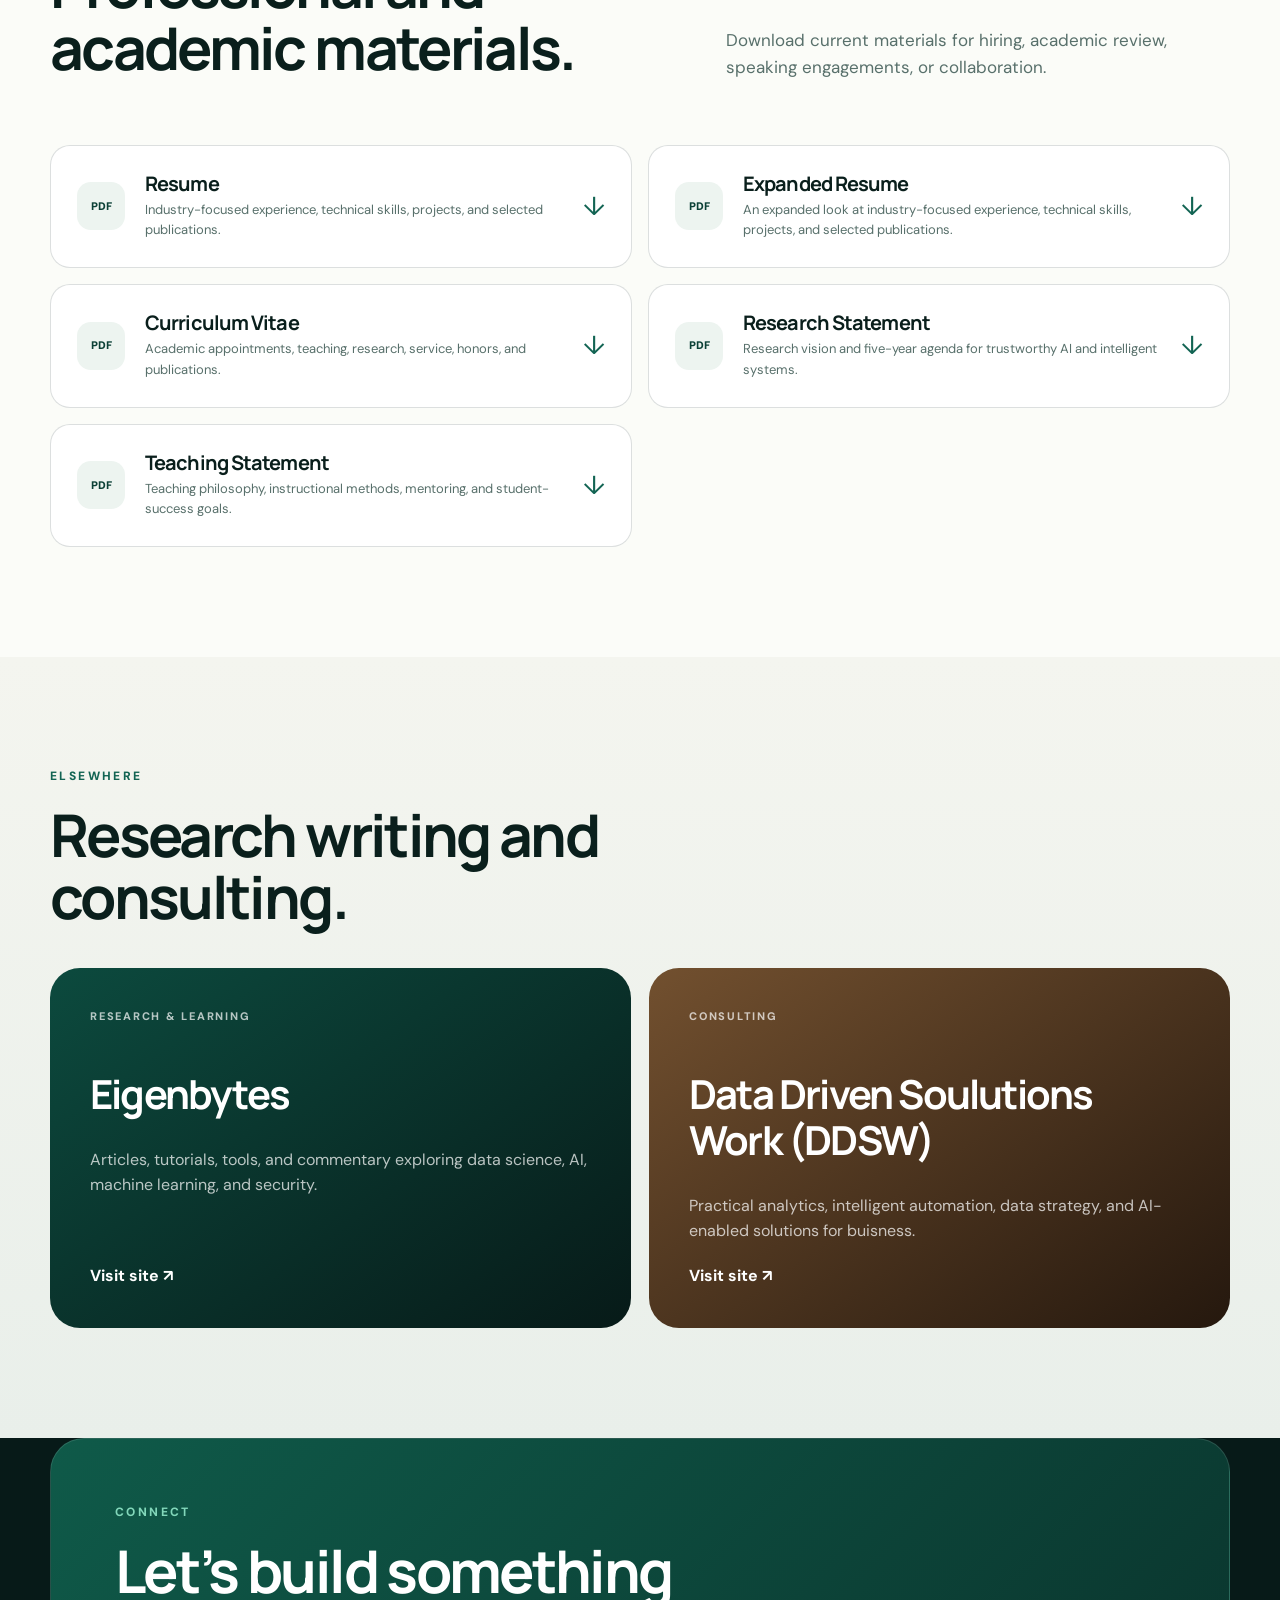
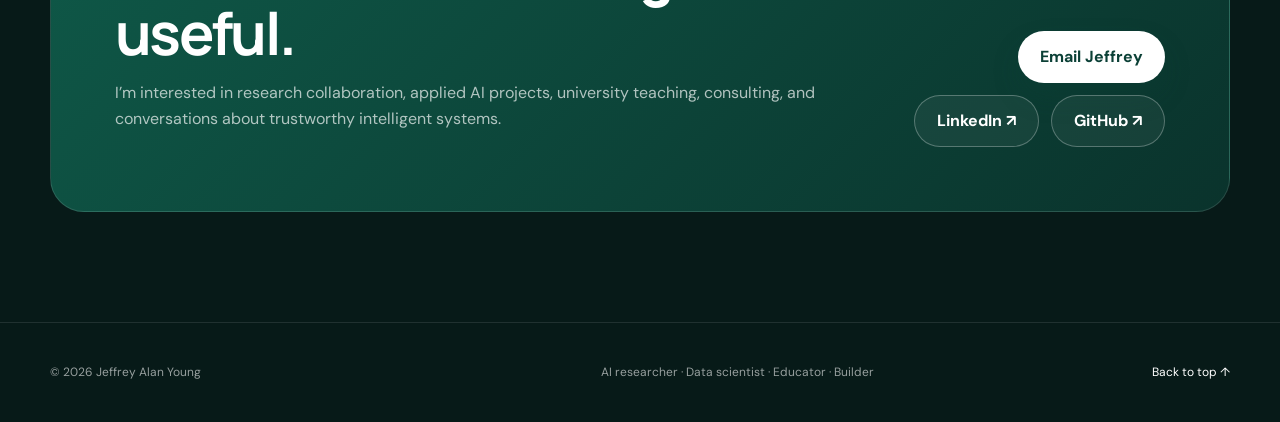
<file: home.html>
<!doctype html>
<html lang="en">
<head>
  <meta charset="utf-8">
  <meta name="viewport" content="width=device-width, initial-scale=1">
  <meta name="description" content="Jeffrey Alan Young — AI researcher, data scientist, educator, and builder of practical intelligent systems.">
  <meta name="theme-color" content="#071a18">
  <title>Jeffrey Alan Young | AI Researcher & Data Scientist</title>
  <link rel="preconnect" href="https://fonts.googleapis.com">
  <link rel="preconnect" href="https://fonts.gstatic.com" crossorigin>
  <link href="https://fonts.googleapis.com/css2?family=DM+Sans:wght@400;500;600;700&family=Manrope:wght@500;600;700;800&display=swap" rel="stylesheet">
  <link rel="stylesheet" href="styles.css">
  <style>
    .newsletter-nav { position: relative; display: inline-flex; align-items: center; gap: .45rem; }
    .newsletter-nav label { font: inherit; font-weight: 600; white-space: nowrap; }
    .newsletter-nav select {
      max-width: 190px;
      padding: .55rem 2rem .55rem .75rem;
      border: 1px solid rgba(255,255,255,.22);
      border-radius: 999px;
      background: #0b2a26;
      color: #fff;
      font: inherit;
      cursor: pointer;
    }
    .newsletter-nav select:focus { outline: 3px solid rgba(80, 209, 180, .35); outline-offset: 2px; }
    @media (max-width: 820px) {
      .newsletter-nav { width: 100%; align-items: stretch; flex-direction: column; gap: .35rem; }
      .newsletter-nav select { width: 100%; max-width: none; }
    }
    .twin-widget { position:fixed; right:24px; bottom:24px; z-index:1000; display:flex; flex-direction:column; align-items:flex-end; gap:14px; }
    .twin-launcher { position:relative; width:72px; height:72px; padding:4px; border:1px solid rgba(255,255,255,.76); border-radius:50%; background:linear-gradient(145deg,var(--ember),var(--evergreen-2)); box-shadow:0 18px 44px rgba(4,31,26,.3); cursor:pointer; transition:transform .22s ease,box-shadow .22s ease; }
    .twin-launcher:hover { transform:translateY(-3px) scale(1.025); box-shadow:0 22px 52px rgba(4,31,26,.38); }.twin-launcher:focus-visible { outline:3px solid var(--ember); outline-offset:4px; }
    .twin-launcher img { width:100%; height:100%; display:block; border-radius:50%; object-fit:cover; }.twin-launcher::after { content:""; position:absolute; right:2px; bottom:3px; width:14px; height:14px; border:3px solid var(--evergreen); border-radius:50%; background:#55c98e; box-shadow:0 0 0 4px rgba(85,201,142,.17); }
    .twin-launcher-label { position:absolute; right:84px; top:50%; transform:translateY(-50%); width:max-content; padding:9px 13px; border:1px solid rgba(255,255,255,.16); border-radius:12px; color:#fff; background:rgba(7,26,24,.94); box-shadow:0 12px 32px rgba(4,31,26,.25); font-size:.8rem; font-weight:700; pointer-events:none; }
    .twin-panel { width:min(430px,calc(100vw - 32px)); height:min(690px,calc(100vh - 122px)); min-width:340px; min-height:460px; max-width:calc(100vw - 32px); max-height:calc(100vh - 32px); display:grid; grid-template-rows:auto 1fr; overflow:hidden; resize:both; border:1px solid rgba(80,209,180,.36); border-radius:26px; background:#fff; box-shadow:0 28px 90px rgba(4,31,26,.4); transform-origin:right bottom; }
    .twin-panel[hidden] { display:none; }.twin-panel.is-opening { animation:twin-deploy .3s cubic-bezier(.2,.8,.2,1); }
    .twin-header { display:grid; grid-template-columns:54px 1fr auto; align-items:center; gap:12px; padding:14px; color:#fff; background:linear-gradient(135deg,#071a18,var(--evergreen)); border-bottom:1px solid rgba(255,255,255,.12); }
    .twin-avatar { width:54px; height:54px; border:2px solid rgba(226,145,75,.8); border-radius:50%; object-fit:cover; box-shadow:0 0 0 4px rgba(226,145,75,.11); }.twin-heading strong,.twin-heading span { display:block; }.twin-heading strong { font-family:"Manrope",sans-serif; font-size:.98rem; }.twin-heading span { margin-top:2px; color:rgba(255,255,255,.72); font-size:.76rem; line-height:1.35; }
    .twin-tools { display:flex; gap:5px; }.twin-tool { width:38px; height:38px; border:1px solid rgba(255,255,255,.18); border-radius:50%; color:#fff; background:rgba(255,255,255,.06); font-size:1.15rem; cursor:pointer; }.twin-tool:hover { background:rgba(255,255,255,.14); }.twin-tool:focus-visible { outline:3px solid var(--ember); outline-offset:2px; }
    .twin-frame-wrap { position:relative; min-height:0; background:#f4f5ef; }.twin-frame { width:100%; height:100%; display:block; border:0; background:#fff; }.twin-loading { position:absolute; inset:0; display:grid; place-items:center; padding:32px; color:var(--evergreen); text-align:center; font-weight:700; background:#f4f5ef; }.twin-loading[hidden] { display:none; }
    @keyframes twin-deploy { from { opacity:0; transform:translateY(18px) scale(.94); } to { opacity:1; transform:none; } }
    @media (max-width:680px) { .twin-widget { right:12px; bottom:12px; }.twin-launcher { width:64px; height:64px; }.twin-launcher-label { display:none; }.twin-panel { width:calc(100vw - 24px); min-width:0; height:min(720px,calc(100dvh - 96px)); max-width:calc(100vw - 24px); max-height:calc(100dvh - 24px); resize:vertical; border-radius:22px; } }
    @media (prefers-reduced-motion:reduce) { .twin-panel.is-opening { animation:none; } }
  </style>
</head>
<body>
  <a class="skip-link" href="#main">Skip to content</a>

  <header class="site-header" id="top">
    <div class="container nav-wrap">
      <a class="brand" href="#top" aria-label="Jeffrey Young home">
        <span class="brand-mark">JY</span>
        <span>Jeffrey Alan Young</span>
      </a>
      <button class="menu-toggle" aria-expanded="false" aria-controls="site-nav">Menu</button>
      <nav id="site-nav" class="site-nav" aria-label="Primary navigation">
        <a href="#about">About</a>
        <a href="#projects">Projects</a>
        <a href="#research">Research</a>
        <a href="#documents">Documents</a>
        <div class="newsletter-nav">
          <label for="newsletter-select">Research to Reality</label>
          <select id="newsletter-select" aria-label="Open a Research to Reality issue" onchange="if (this.value) window.location.href=this.value;">
            <option value="">Select an issue</option>
            <option value="newsletter/issue_1/issue_1.html">Issue 1</option>
            <option value="newsletter/issue_2/issue_2.html">Issue 2</option>
            <option value="newsletter/issue_3_condensed/issue_3_condensed.html">Issue 3 Condensed</option>
            <option value="newsletter/issue_3_full/issue_3_full.html">Issue 3 Full</option>
          </select>
        </div>
        <a href="#connect">Connect</a>
      </nav>
    </div>
  </header>

  <main id="main">
    <section id="return_top" class="hero section">
      <div class="hero-orb orb-one"></div>
      <div class="hero-orb orb-two"></div>
      <div class="container hero-grid">
        <div class="hero-copy reveal">
          <p class="eyebrow">AI · Data Science · Security · Education</p>
          <h1>Building intelligent systems that are useful, trustworthy, and grounded in real problems.</h1>
          <p class="hero-lede">I’m Jeffrey Alan Young, a Ph.D. candidate, data scientist, security researcher, educator, and product builder working across applied AI, machine learning, agentic systems, IoT security, predictive analytics, and decision support.</p>
          <div class="hero-actions">
            <a class="button primary" href="#projects">Explore my work</a>
            <a class="button secondary" href="documents/Jeffrey_Young_Resume.pdf" download>Download resume</a>
          </div>
          <div class="hero-meta" aria-label="Highlights">
            <span>USENIX Security</span>
            <span>ACM CCS</span>
            <span>Production AI/ML</span>
            <span>University Teaching</span>
          </div>
        </div>

        <div class="portrait-card reveal">
          <div class="portrait-frame">
            <img src="assets/headshot.jpeg" alt="Professional headshot of Jeffrey Alan Young" width="900" height="900">
          </div>
          <div class="portrait-caption">
            <div>
              <strong>Jeffrey Alan Young</strong>
              <span>Ph.D. Candidate in Computer Science</span>
            </div>
            <span class="status"><i></i> Open to collaboration</span>
          </div>
        </div>
      </div>
    </section>

    <section id="about" class="section section-light">
      <div class="container about-grid">
        <div class="section-heading reveal">
          <p class="eyebrow">About</p>
          <h2>Research depth. Industry perspective. A builder’s mindset.</h2>
        </div>
        <div class="about-copy reveal">
          <p>I combine academic research with hands-on product development. My work focuses on trustworthy artificial intelligence, machine-learning security, voice-assistant and IoT ecosystems, predictive maintenance, and analytics for complex cyber-physical environments.</p>
          <p>I have designed production data and ML solutions, taught systems administration and security, mentored student researchers, and published at leading security venues. Outside the lab, I build AI applications that make advanced capabilities more accessible to educators, organizations, and independent creators.</p>
          <div class="expertise-grid">
            <article><span>01</span><h3>Trustworthy AI</h3><p>AI security, policy compliance, responsible deployment, and robust intelligent systems.</p></article>
            <article><span>02</span><h3>Applied ML</h3><p>Predictive analytics, deep learning, NLP, time-series modeling, and decision support.</p></article>
            <article><span>03</span><h3>AI Products</h3><p>Agentic applications, business automation, educational tools, and interactive assistants.</p></article>
            <article><span>04</span><h3>Teaching</h3><p>Project-centered instruction in AI, data science, cybersecurity, and systems administration.</p></article>
          </div>
        </div>
      </div>
    </section>

    <section id="projects" class="section">
      <div class="container">
        <div class="section-heading split reveal">
          <div>
            <p class="eyebrow">Selected Projects</p>
            <h2>AI applications built for learning, work, and better decisions.</h2>
          </div>
          <div class="filters" role="group" aria-label="Project filters">
            <button class="filter active" data-filter="all">All</button>
            <button class="filter" data-filter="education">Education</button>
            <button class="filter" data-filter="business">Business</button>
            <button class="filter" data-filter="agents">Agents</button>
            <button class="filter" data-filter="data">Data</button>
          </div>
        </div>

        <div class="project-grid">
          <article class="project-card reveal" data-category="education agents">
            <div class="project-top"><span class="project-index">01</span><span class="tag">Education</span></div>
            <h3>AI Academy</h3>
            <p>An approachable learning hub that breaks down artificial intelligence concepts into clear, practical lessons.</p>
            <a href="https://ai-edu-hub.replit.app/" target="_blank" rel="noopener">Launch project <span>↗</span></a>
          </article>

          <article class="project-card reveal" data-category="agents business">
            <div class="project-top"><span class="project-index">02</span><span class="tag">Assistant</span></div>
            <h3>DSG Website Assistant</h3>
            <p>A conversational website assistant designed to answer questions and help visitors navigate consulting services.</p>
            <a href="https://website-assistant-jaydataiot.replit.app/" target="_blank" rel="noopener">Launch project <span>↗</span></a>
          </article>

          <article class="project-card reveal" data-category="business data">
            <div class="project-top"><span class="project-index">03</span><span class="tag">Assessment</span></div>
            <h3>DSG Gameplan</h3>
            <p>An interactive customer assessment that turns organizational needs into a structured analytics and AI roadmap.</p>
            <a href="https://dsg-gameplan.replit.app/" target="_blank" rel="noopener">Launch project <span>↗</span></a>
          </article>

          <article class="project-card reveal" data-category="business agents">
            <div class="project-top"><span class="project-index">04</span><span class="tag">Automation</span></div>
            <h3>Smart Inquiry Mail</h3>
            <p>A streamlined contact and inquiry experience designed to improve lead capture and intelligent follow-up workflows.</p>
            <a href="https://smart-inquiry-mail.replit.app/" target="_blank" rel="noopener">Launch project <span>↗</span></a>
          </article>

          <article class="project-card reveal" data-category="agents business">
            <div class="project-top"><span class="project-index">05</span><span class="tag">Agentic AI</span></div>
            <h3>AI Web Companion</h3>
            <p>An intelligent browsing companion that helps users understand, organize, and act on information from the web.</p>
            <a href="https://ai-web-companion-jaydataiot.replit.app/" target="_blank" rel="noopener">Launch project <span>↗</span></a>
          </article>

          <article class="project-card reveal featured" data-category="agents education">
            <div class="project-top"><span class="project-index">06</span><span class="tag">Generative AI</span></div>
            <h3>Cognition Curator</h3>
            <p>An agentic content-generation system for researching, shaping, and producing thoughtful technical articles.</p>
            <a href="https://cognition-curator--jaydataiot.replit.app/" target="_blank" rel="noopener">Launch project <span>↗</span></a>
          </article>

          <article class="project-card reveal" data-category="business agents">
            <div class="project-top"><span class="project-index">07</span><span class="tag">Marketing</span></div>
            <h3>Campaign Builder Pro</h3>
            <p>An AI-assisted workspace for developing structured advertising campaigns, messaging, and creative direction.</p>
            <a href="https://ad-campaigner-jaydataiot.replit.app" target="_blank" rel="noopener">Launch project <span>↗</span></a>
          </article>

          <article class="project-card reveal" data-category="business data agents">
            <div class="project-top"><span class="project-index">08</span><span class="tag">Optimization</span></div>
            <h3>Business Optimize AI</h3>
            <p>A decision-support application for identifying operational opportunities and translating data into business action.</p>
            <a href="https://biz-optimize-ai.replit.app" target="_blank" rel="noopener">Launch project <span>↗</span></a>
          </article>

          <article class="project-card reveal" data-category="data">
            <div class="project-top"><span class="project-index">09</span><span class="tag">Analytics</span></div>
            <h3>Bay Trends</h3>
            <p>An exploratory analytics experience for surfacing trends, patterns, and useful signals from regional data.</p>
            <a href="https://bay-trends.replit.app" target="_blank" rel="noopener">Launch project <span>↗</span></a>
          </article>
        </div>
      </div>
    </section>

    <section id="research" class="section section-dark">
      <div class="container research-grid">
        <div class="section-heading reveal">
          <p class="eyebrow">Research & Publications</p>
          <h2>Security, machine learning, IoT, and data-driven systems.</h2>
          <p class="heading-note">My publication record spans voice-assistant security, privacy-preserving authentication, predictive modeling, financial analytics, data mining, and IoT device profiling.</p>
          <div class="profile-links">
            <a href="https://scholar.google.com/citations?hl=en&view_op=list_works&gmla=AO4B3jt6uLNSh97nTTvG1gGSzQtFTlJmXan3G72TCnGzR0cVwLFM_oNKmsbh50_MpPMNhVTounmlmN1o-VeF7A&user=r0r-MVAAAAAJ" target="_blank" rel="noopener">Google Scholar ↗</a>
            <a href="https://www.researchgate.net/profile/Jeffrey-Young-6?ev=hdr_xprf" target="_blank" rel="noopener">ResearchGate ↗</a>
          </div>
        </div>

        <div class="publication-list reveal">
          <article class="publication">
            <div><span>USENIX Security · 2022</span><h3>SkillDetective: Automated Policy-Violation Detection of Voice Assistant Applications in the Wild</h3></div>
            <p>Natural-language processing and machine-learning methods for detecting risky behavior at ecosystem scale.</p>
          </article>
          <article class="publication">
            <div><span>ACM CCS · 2020</span><h3>Dangerous Skills Got Certified: Measuring the Trustworthiness of Skill Certification</h3></div>
            <p>An empirical evaluation of certification weaknesses in voice personal assistant platforms.</p>
          </article>
          <article class="publication">
            <div><span>Big Data, Data Mining & Data Science · 2024</span><h3>RNN Models for Evaluating Financial Indices During COVID-19</h3></div>
            <p>Time-series modeling of volatility and demand-supply shifts during a period of systemic disruption.</p>
          </article>
          <article class="publication">
            <div><span>IEEE HONET · 2020</span><h3>A Methodological Framework for Validating ZKP Authentication Processes</h3></div>
            <p>A structured approach for evaluating privacy-preserving authentication mechanisms.</p>
          </article>
          <article class="publication">
            <div><span>IEEE RFID · 2019</span><h3>Configurable Anonymous Authentication Schemes for the Internet of Things</h3></div>
            <p>Flexible authentication methods designed for privacy-sensitive IoT environments.</p>
          </article>
        </div>
      </div>
    </section>

    <section id="documents" class="section section-light">
      <div class="container">
        <div class="section-heading split reveal">
          <div>
            <p class="eyebrow">Documents</p>
            <h2>Professional and academic materials.</h2>
          </div>
          <p class="heading-note">Download current materials for hiring, academic review, speaking engagements, or collaboration.</p>
        </div>
        <div class="document-grid">
          <a class="document-card reveal" href="documents/Jeffrey_Young_Resume.pdf" download>
            <span class="doc-type">PDF</span><div><h3>Resume</h3><p>Industry-focused experience, technical skills, projects, and selected publications.</p></div><span class="download">↓</span>
          </a>
          <a class="document-card reveal" href="documents/Jeffrey_Young_Expanded_Resume.pdf" download>
            <span class="doc-type">PDF</span><div><h3>Expanded Resume</h3><p>An expanded look at industry-focused experience, technical skills, projects, and selected publications.</p></div><span class="download">↓</span>
          </a>
          <a class="document-card reveal" href="documents/Jeffrey_Young_CV.pdf" download>
            <span class="doc-type">PDF</span><div><h3>Curriculum Vitae</h3><p>Academic appointments, teaching, research, service, honors, and publications.</p></div><span class="download">↓</span>
          </a>
          <a class="document-card reveal" href="documents/Jeffrey_Young_Research_Statement.pdf" download>
            <span class="doc-type">PDF</span><div><h3>Research Statement</h3><p>Research vision and five-year agenda for trustworthy AI and intelligent systems.</p></div><span class="download">↓</span>
          </a>
          <a class="document-card reveal" href="documents/Jeffrey_Young_Teaching_Statement.pdf" download>
            <span class="doc-type">PDF</span><div><h3>Teaching Statement</h3><p>Teaching philosophy, instructional methods, mentoring, and student-success goals.</p></div><span class="download">↓</span>
          </a>
        </div>
      </div>
    </section>

    <section class="section ecosystem">
      <div class="container">
        <div class="section-heading reveal">
          <p class="eyebrow">Elsewhere</p>
          <h2>Research writing and consulting.</h2>
        </div>
        <div class="ecosystem-grid">
          <a class="ecosystem-card reveal" href="https://www.eigenbytes.blog" target="_blank" rel="noopener">
            <span>Research & Learning</span><h3>Eigenbytes</h3><p>Articles, tutorials, tools, and commentary exploring data science, AI, machine learning, and security.</p><b>Visit site ↗</b>
          </a>
          <a class="ecosystem-card reveal" href="https://datadrivensolutions.work/" target="_blank" rel="noopener">
            <span>Consulting</span><h3>Data Driven Soulutions Work (DDSW)</h3><p>Practical analytics, intelligent automation, data strategy, and AI-enabled solutions for buisness.</p><b>Visit site ↗</b>
          </a>
        </div>
      </div>
    </section>

    <section id="connect" class="section connect-section">
      <div class="container connect-card reveal">
        <div>
          <p class="eyebrow">Connect</p>
          <h2>Let’s build something useful.</h2>
          <p>I’m interested in research collaboration, applied AI projects, university teaching, consulting, and conversations about trustworthy intelligent systems.</p>
        </div>
        <div class="connect-actions">
          <a class="button primary" href="mailto:jay.data.iot@gmail.com">Email Jeffrey</a>
          <a class="button secondary light" href="https://www.linkedin.com/in/saiot/" target="_blank" rel="noopener">LinkedIn ↗</a>
          <a class="button secondary light" href="https://github.com/jaydataiot" target="_blank" rel="noopener">GitHub ↗</a>
        </div>
      </div>
    </section>
  </main>

  <footer class="site-footer">
    <div class="container footer-grid">
      <p>© <span id="year"></span> Jeffrey Alan Young</p>
      <p>AI researcher · Data scientist · Educator · Builder</p>
      <a href="#return_top">Back to top ↑</a>
    </div>
  </footer>

  <aside class="twin-widget" aria-label="Jeffrey Young digital twin">
    <section class="twin-panel" id="twin-panel" aria-label="Ask Jeffrey's digital twin" hidden>
      <div class="twin-header">
        <img class="twin-avatar" src="assets/jeffrey-digital-twin-avatar.jpg" alt="Illustrated avatar of Jeffrey Young">
        <div class="twin-heading"><strong>Jeffrey's Digital Twin</strong><span>Ask questions about my work, research, experience, or interests.</span></div>
        <div class="twin-tools" aria-label="Digital twin window controls"><button class="twin-tool" id="twin-shrink" type="button" aria-label="Make digital twin smaller">−</button><button class="twin-tool" id="twin-grow" type="button" aria-label="Make digital twin larger">+</button><button class="twin-tool" id="twin-close" type="button" aria-label="Collapse digital twin">×</button></div>
      </div>
      <div class="twin-frame-wrap"><div class="twin-loading" id="twin-loading">Connecting you with Jeffrey's digital twin…</div><iframe class="twin-frame" id="twin-frame" title="Jeffrey Young digital twin conversation" data-src="https://digital-me-representation.replit.app" allow="clipboard-read; clipboard-write" referrerpolicy="strict-origin-when-cross-origin"></iframe></div>
    </section>
    <button class="twin-launcher" id="twin-launcher" type="button" aria-expanded="false" aria-controls="twin-panel"><img src="assets/jeffrey-digital-twin-avatar.jpg" alt=""><span class="twin-launcher-label">Ask my digital twin</span></button>
  </aside>

  <script src="script.js"></script>
  <script>
    const twinLauncher=document.getElementById('twin-launcher'),twinPanel=document.getElementById('twin-panel'),twinClose=document.getElementById('twin-close'),twinFrame=document.getElementById('twin-frame'),twinLoading=document.getElementById('twin-loading'),twinGrow=document.getElementById('twin-grow'),twinShrink=document.getElementById('twin-shrink');
    function openTwin(){twinPanel.hidden=false;twinPanel.classList.remove('is-opening');void twinPanel.offsetWidth;twinPanel.classList.add('is-opening');twinLauncher.setAttribute('aria-expanded','true');if(!twinFrame.src)twinFrame.src=twinFrame.dataset.src;twinClose.focus()}
    function closeTwin(){twinPanel.hidden=true;twinPanel.classList.remove('is-opening');twinLauncher.setAttribute('aria-expanded','false');twinLauncher.focus()}
    function resizeTwin(direction){const rect=twinPanel.getBoundingClientRect(),narrow=window.matchMedia('(max-width:680px)').matches,nextWidth=narrow?rect.width:Math.min(window.innerWidth-32,Math.max(340,rect.width+direction*100)),nextHeight=Math.min(window.innerHeight-32,Math.max(460,rect.height+direction*100));twinPanel.style.width=`${nextWidth}px`;twinPanel.style.height=`${nextHeight}px`}
    twinLauncher.addEventListener('click',()=>twinPanel.hidden?openTwin():closeTwin());twinClose.addEventListener('click',closeTwin);twinGrow.addEventListener('click',()=>resizeTwin(1));twinShrink.addEventListener('click',()=>resizeTwin(-1));twinFrame.addEventListener('load',()=>{twinLoading.hidden=true});document.addEventListener('keydown',event=>{if(event.key==='Escape'&&!twinPanel.hidden)closeTwin()});
  </script>
</body>
</html>
</file>
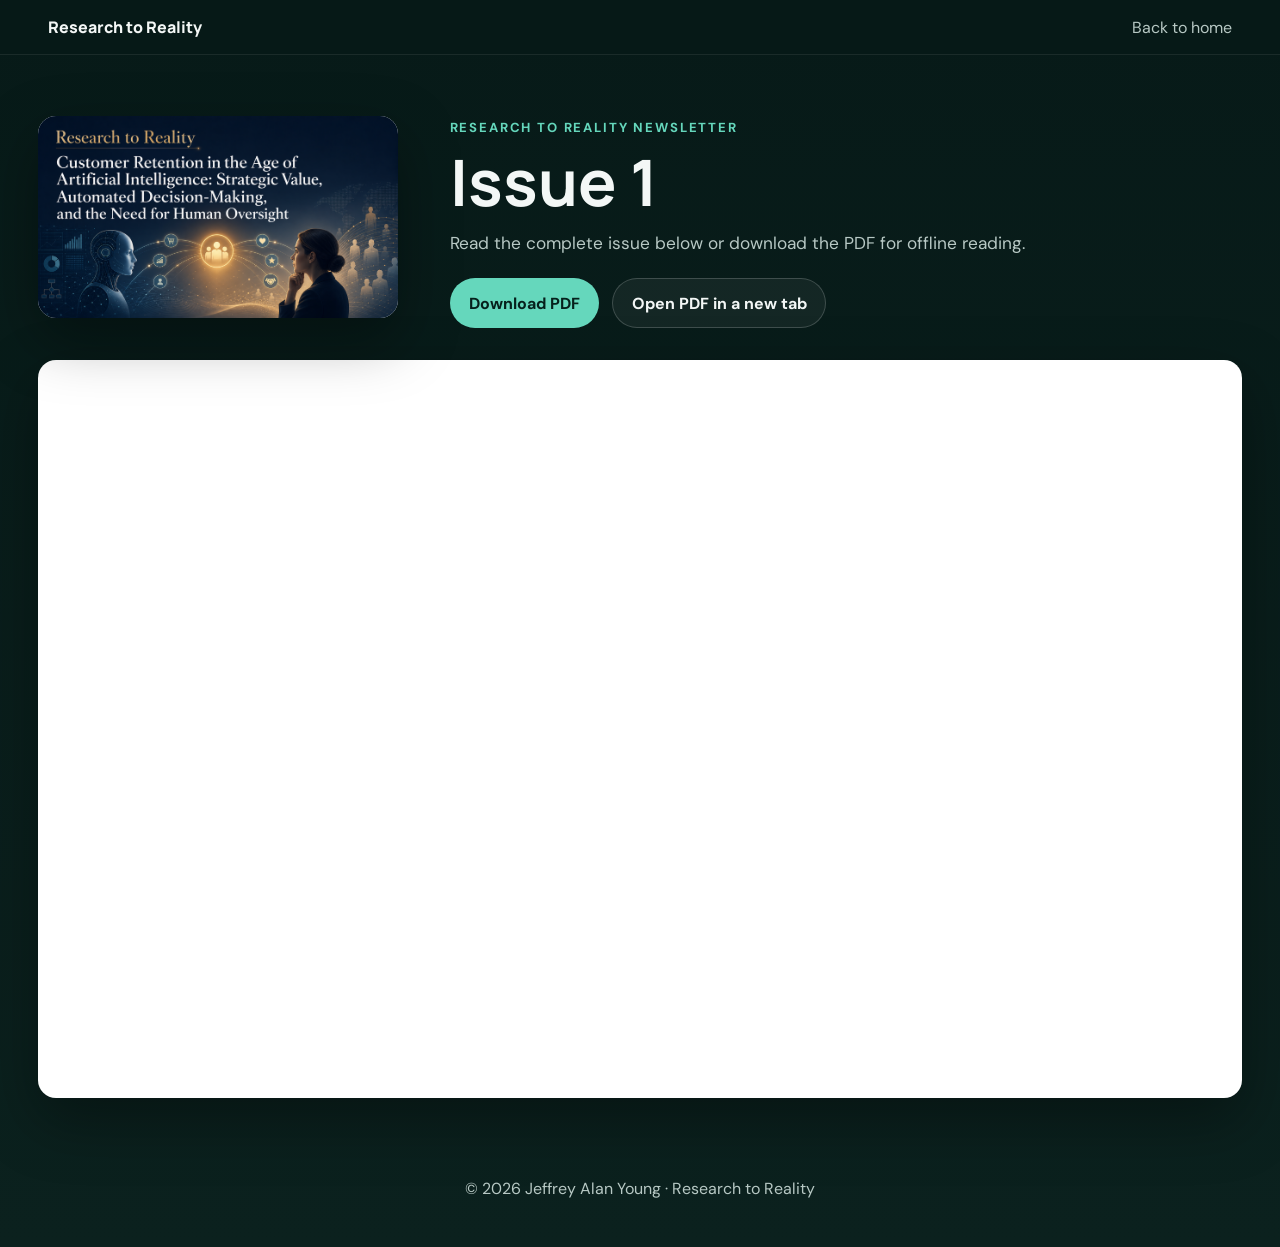
<file: newsletter/issue_1/issue_1.html>
<!doctype html>
<html lang="en">
<head>
  <meta charset="utf-8">
  <meta name="viewport" content="width=device-width, initial-scale=1">
  <meta name="description" content="Research to Reality newsletter issue: Issue 1">
  <meta name="theme-color" content="#071a18">
  <title>Issue 1 | Research to Reality</title>
  <link rel="preconnect" href="https://fonts.googleapis.com">
  <link rel="preconnect" href="https://fonts.gstatic.com" crossorigin>
  <link href="https://fonts.googleapis.com/css2?family=DM+Sans:wght@400;500;600;700&family=Manrope:wght@600;700;800&display=swap" rel="stylesheet">
  <style>
    :root { color-scheme: dark; --bg:#071a18; --panel:#0d2622; --text:#f3f7f6; --muted:#b7c8c4; --accent:#65d7bc; }
    * { box-sizing: border-box; }
    body { margin:0; font-family:'DM Sans',sans-serif; background:linear-gradient(180deg,#071a18,#0b211e); color:var(--text); }
    a { color:inherit; }
    .topbar { position:sticky; top:0; z-index:10; display:flex; justify-content:space-between; align-items:center; gap:1rem; padding:1rem clamp(1rem,4vw,3rem); background:rgba(7,26,24,.94); border-bottom:1px solid rgba(255,255,255,.08); backdrop-filter:blur(12px); }
    .brand { font-family:'Manrope',sans-serif; font-weight:800; text-decoration:none; }
    .back { color:var(--muted); text-decoration:none; }
    .back:hover { color:var(--accent); }
    main { width:min(1280px,94vw); margin:0 auto; padding:clamp(1.5rem,4vw,4rem) 0 3rem; }
    .hero { display:grid; grid-template-columns:minmax(220px,360px) 1fr; gap:clamp(1.5rem,4vw,4rem); align-items:center; margin-bottom:2rem; }
    .cover { width:100%; max-height:520px; object-fit:contain; border-radius:18px; background:#fff; box-shadow:0 22px 60px rgba(0,0,0,.35); }
    .eyebrow { color:var(--accent); text-transform:uppercase; letter-spacing:.14em; font-weight:700; font-size:.82rem; }
    h1 { margin:.4rem 0 1rem; font-family:'Manrope',sans-serif; font-size:clamp(2.2rem,5vw,4.5rem); line-height:1.02; }
    .lede { color:var(--muted); font-size:1.08rem; max-width:62ch; }
    .actions { display:flex; flex-wrap:wrap; gap:.8rem; margin-top:1.5rem; }
    .button { display:inline-flex; align-items:center; justify-content:center; padding:.85rem 1.15rem; border-radius:999px; text-decoration:none; font-weight:700; border:1px solid rgba(255,255,255,.18); }
    .primary { background:var(--accent); color:#06201c; border-color:transparent; }
    .secondary { background:rgba(255,255,255,.05); }
    .viewer { overflow:hidden; border-radius:18px; background:#fff; box-shadow:0 22px 60px rgba(0,0,0,.35); min-height:75vh; }
    .viewer iframe, .viewer object { width:100%; height:82vh; min-height:720px; border:0; display:block; }
    .fallback { color:#17211f; padding:2rem; }
    footer { color:var(--muted); text-align:center; padding:2rem 1rem 3rem; }
    @media (max-width:800px) {
      .hero { grid-template-columns:1fr; }
      .cover { max-height:420px; }
      .viewer iframe, .viewer object { min-height:580px; height:72vh; }
    }
    .header-buttons{
      margin-right:100px;
    }
  </style>
</head>
<body>
  <header class="topbar">
    <a class="brand" href="../../home.html">Research to Reality</a>
    <a class="back" href="../../home.html">Back to home</a>
  </header>
  <main>
    <section class="hero">
      <img class="cover" src="image.png" alt="Cover image for Issue 1 of Research to Reality">
      <div>
        <p class="eyebrow">Research to Reality Newsletter</p>
        <h1>Issue 1</h1>
        <p class="lede">Read the complete issue below or download the PDF for offline reading.</p>
        <div class="actions">
          <a class="button primary" href="NewsLetter.pdf" download>Download PDF</a>
          <a class="button secondary" href="NewsLetter.pdf" target="_blank" rel="noopener">Open PDF in a new tab</a>
        </div>
      </div>
    </section>
    <section class="viewer" aria-label="Embedded PDF viewer for Issue 1">
      <object data="NewsLetter.pdf" type="application/pdf">
        <iframe src="NewsLetter.pdf" title="Issue 1 newsletter PDF"></iframe>
        <p class="fallback">Your browser cannot display this PDF. <a href="NewsLetter.pdf" download>Download the issue instead.</a></p>
      </object>
    </section>
  </main>
  <footer>© 2026 Jeffrey Alan Young · Research to Reality</footer>
</body>
</html>
</file>
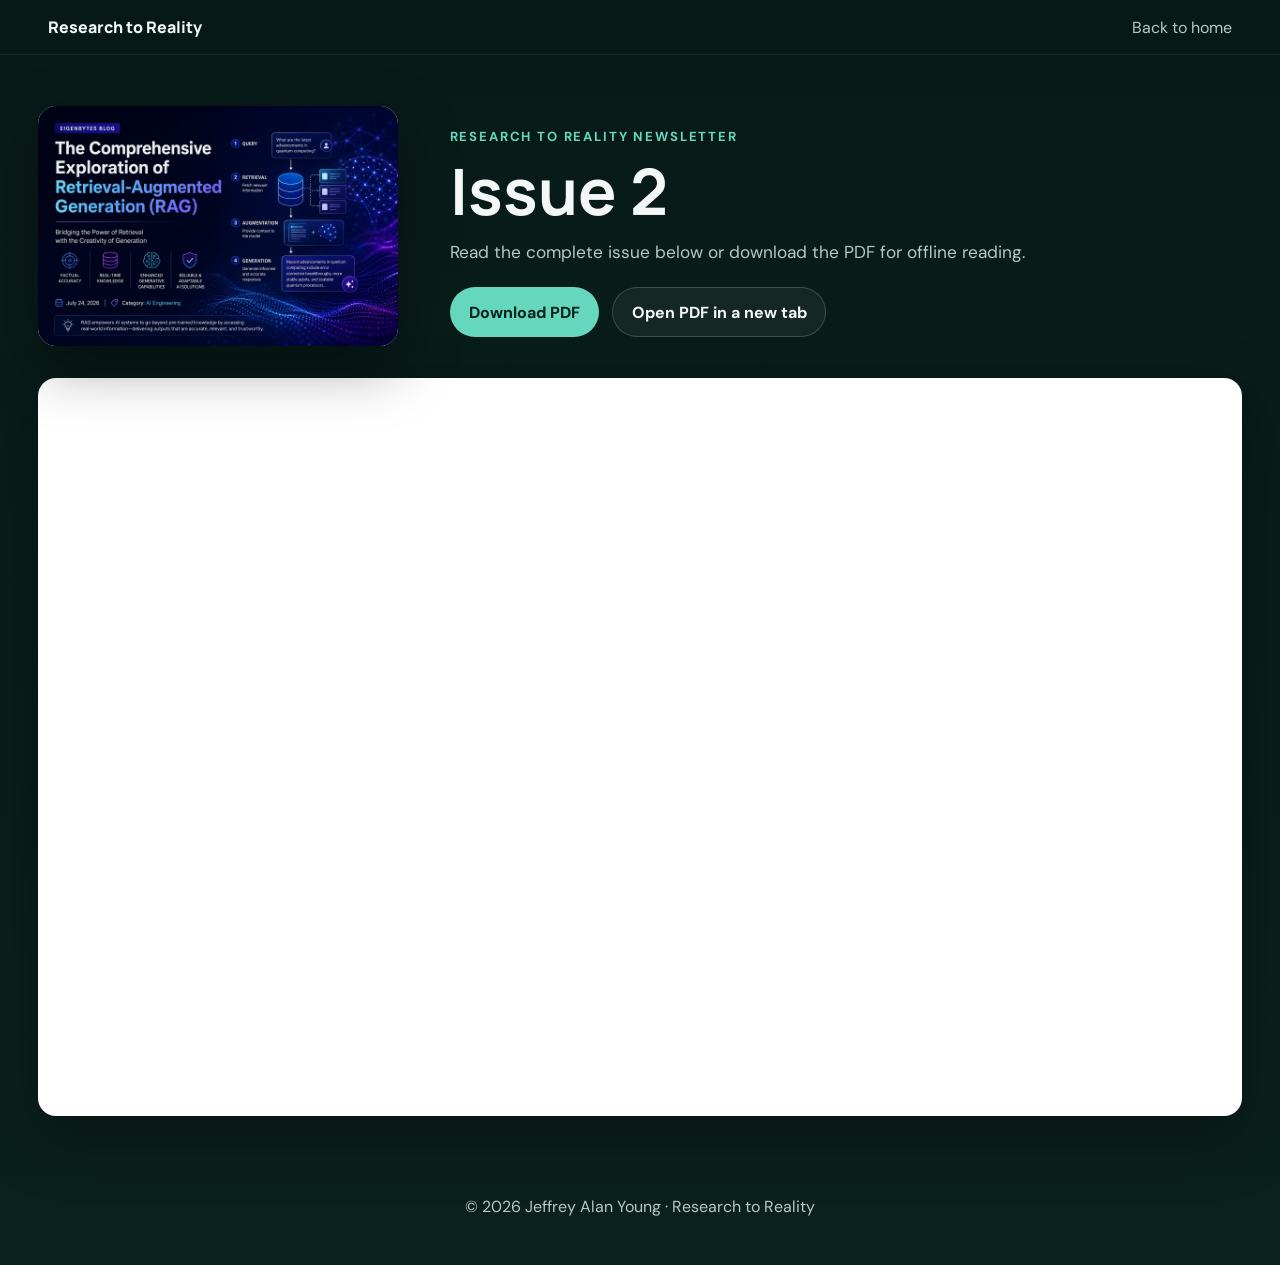
<file: newsletter/issue_2/issue_2.html>
<!doctype html>
<html lang="en">
<head>
  <meta charset="utf-8">
  <meta name="viewport" content="width=device-width, initial-scale=1">
  <meta name="description" content="Research to Reality newsletter issue: 2">
  <meta name="theme-color" content="#071a18">
  <title>Issue 2 | Research to Reality</title>
  <link rel="preconnect" href="https://fonts.googleapis.com">
  <link rel="preconnect" href="https://fonts.gstatic.com" crossorigin>
  <link href="https://fonts.googleapis.com/css2?family=DM+Sans:wght@400;500;600;700&family=Manrope:wght@600;700;800&display=swap" rel="stylesheet">
  <style>
    :root { color-scheme: dark; --bg:#071a18; --panel:#0d2622; --text:#f3f7f6; --muted:#b7c8c4; --accent:#65d7bc; }
    * { box-sizing: border-box; }
    body { margin:0; font-family:'DM Sans',sans-serif; background:linear-gradient(180deg,#071a18,#0b211e); color:var(--text); }
    a { color:inherit; }
    .topbar { position:sticky; top:0; z-index:10; display:flex; justify-content:space-between; align-items:center; gap:1rem; padding:1rem clamp(1rem,4vw,3rem); background:rgba(7,26,24,.94); border-bottom:1px solid rgba(255,255,255,.08); backdrop-filter:blur(12px); }
    .brand { font-family:'Manrope',sans-serif; font-weight:800; text-decoration:none; }
    .back { color:var(--muted); text-decoration:none; }
    .back:hover { color:var(--accent); }
    main { width:min(1280px,94vw); margin:0 auto; padding:clamp(1.5rem,4vw,4rem) 0 3rem; }
    .hero { display:grid; grid-template-columns:minmax(220px,360px) 1fr; gap:clamp(1.5rem,4vw,4rem); align-items:center; margin-bottom:2rem; }
    .cover { width:100%; max-height:520px; object-fit:contain; border-radius:18px; background:#fff; box-shadow:0 22px 60px rgba(0,0,0,.35); }
    .eyebrow { color:var(--accent); text-transform:uppercase; letter-spacing:.14em; font-weight:700; font-size:.82rem; }
    h1 { margin:.4rem 0 1rem; font-family:'Manrope',sans-serif; font-size:clamp(2.2rem,5vw,4.5rem); line-height:1.02; }
    .lede { color:var(--muted); font-size:1.08rem; max-width:62ch; }
    .actions { display:flex; flex-wrap:wrap; gap:.8rem; margin-top:1.5rem; }
    .button { display:inline-flex; align-items:center; justify-content:center; padding:.85rem 1.15rem; border-radius:999px; text-decoration:none; font-weight:700; border:1px solid rgba(255,255,255,.18); }
    .primary { background:var(--accent); color:#06201c; border-color:transparent; }
    .secondary { background:rgba(255,255,255,.05); }
    .viewer { overflow:hidden; border-radius:18px; background:#fff; box-shadow:0 22px 60px rgba(0,0,0,.35); min-height:75vh; }
    .viewer iframe, .viewer object { width:100%; height:82vh; min-height:720px; border:0; display:block; }
    .fallback { color:#17211f; padding:2rem; }
    footer { color:var(--muted); text-align:center; padding:2rem 1rem 3rem; }
    @media (max-width:800px) {
      .hero { grid-template-columns:1fr; }
      .cover { max-height:420px; }
      .viewer iframe, .viewer object { min-height:580px; height:72vh; }
    }
    .header-buttons{
      margin-right:100px;
    }
  </style>
</head>
<body>
  <header class="topbar">
    <a class="brand" href="../../home.html">Research to Reality</a>
    <a class="back" href="../../home.html">Back to home</a>
  </header>
  <main>
    <section class="hero">
      <img class="cover" src="image.png" alt="Cover image for the Issue 2 of Research to Reality">
      <div>
        <p class="eyebrow">Research to Reality Newsletter</p>
        <h1>Issue 2</h1>
        <p class="lede">Read the complete issue below or download the PDF for offline reading.</p>
        <div class="actions">
          <a class="button primary" href="NewsLetter.pdf" download>Download PDF</a>
          <a class="button secondary" href="NewsLetter.pdf" target="_blank" rel="noopener">Open PDF in a new tab</a>
        </div>
      </div>
    </section>
    <section class="viewer" aria-label="Embedded PDF viewer for Issue 2">
      <object data="NewsLetter.pdf" type="application/pdf">
        <iframe src="NewsLetter.pdf" title="Issue 2 newsletter PDF"></iframe>
        <p class="fallback">Your browser cannot display this PDF. <a href="NewsLetter.pdf" download>Download the issue instead.</a></p>
      </object>
    </section>
  </main>
  <footer>© 2026 Jeffrey Alan Young · Research to Reality</footer>
</body>
</html>
</file>
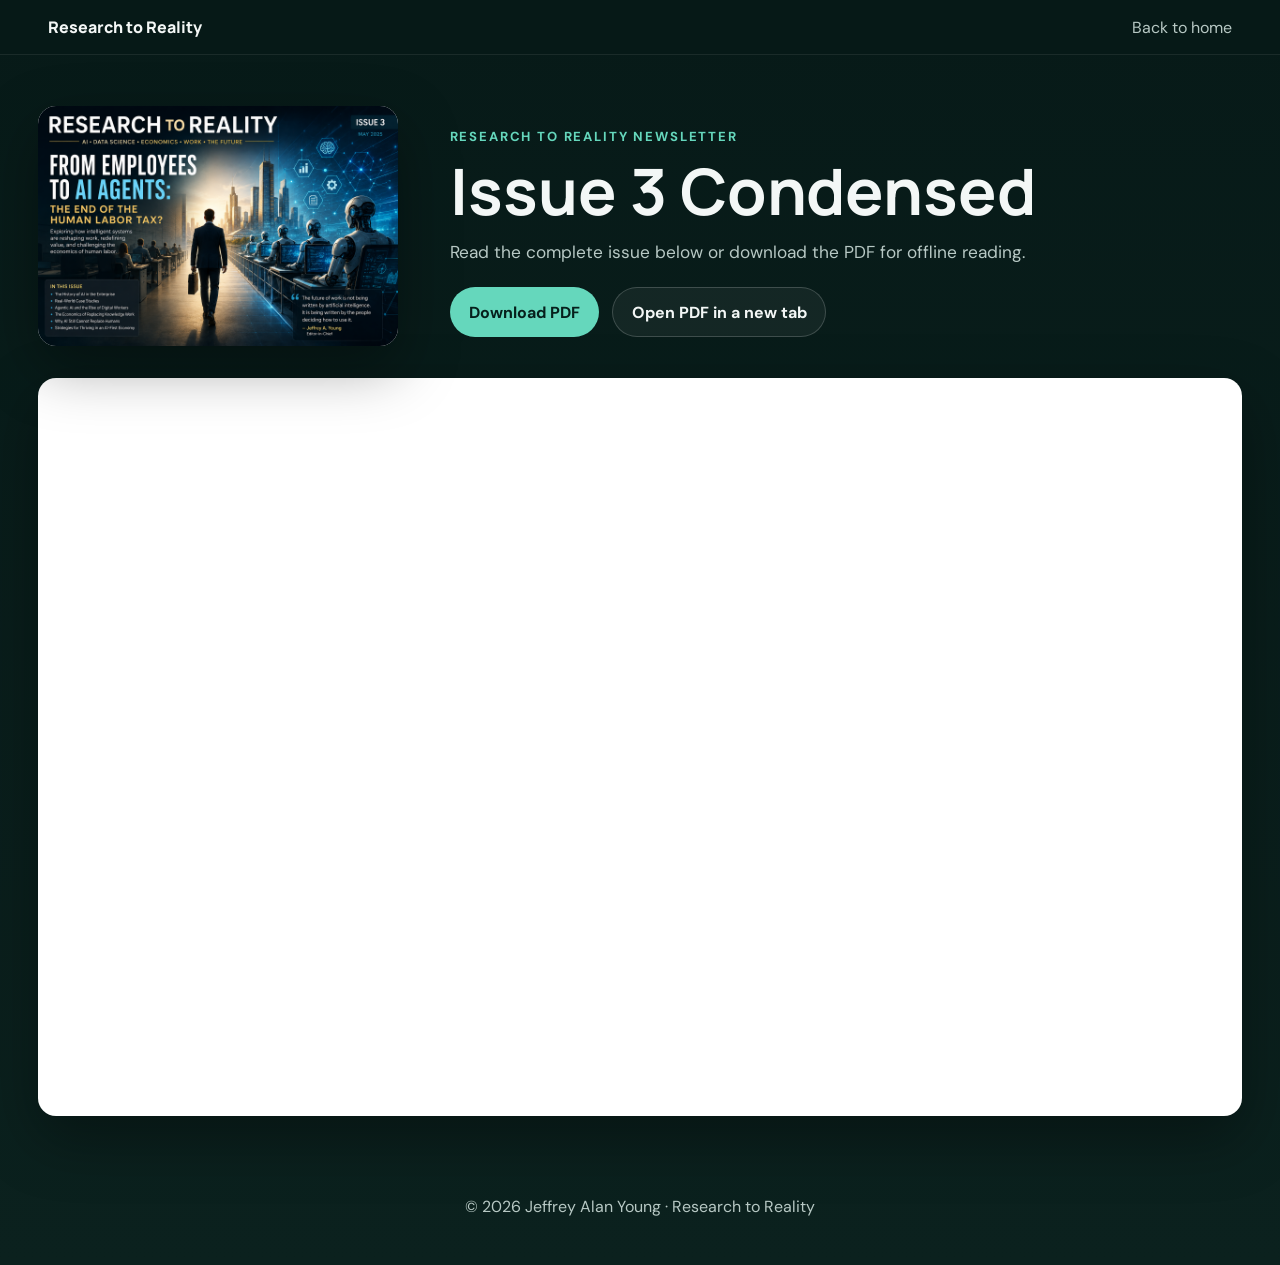
<file: newsletter/issue_3_condensed/issue_3_condensed.html>
<!doctype html>
<html lang="en">
<head>
  <meta charset="utf-8">
  <meta name="viewport" content="width=device-width, initial-scale=1">
  <meta name="description" content="Research to Reality newsletter issue: 3 Condensed">
  <meta name="theme-color" content="#071a18">
  <title>Issue 3 Condensed | Research to Reality</title>
  <link rel="preconnect" href="https://fonts.googleapis.com">
  <link rel="preconnect" href="https://fonts.gstatic.com" crossorigin>
  <link href="https://fonts.googleapis.com/css2?family=DM+Sans:wght@400;500;600;700&family=Manrope:wght@600;700;800&display=swap" rel="stylesheet">
  <style>
    :root { color-scheme: dark; --bg:#071a18; --panel:#0d2622; --text:#f3f7f6; --muted:#b7c8c4; --accent:#65d7bc; }
    * { box-sizing: border-box; }
    body { margin:0; font-family:'DM Sans',sans-serif; background:linear-gradient(180deg,#071a18,#0b211e); color:var(--text); }
    a { color:inherit; }
    .topbar { position:sticky; top:0; z-index:10; display:flex; justify-content:space-between; align-items:center; gap:1rem; padding:1rem clamp(1rem,4vw,3rem); background:rgba(7,26,24,.94); border-bottom:1px solid rgba(255,255,255,.08); backdrop-filter:blur(12px); }
    .brand { font-family:'Manrope',sans-serif; font-weight:800; text-decoration:none; }
    .back { color:var(--muted); text-decoration:none; }
    .back:hover { color:var(--accent); }
    main { width:min(1280px,94vw); margin:0 auto; padding:clamp(1.5rem,4vw,4rem) 0 3rem; }
    .hero { display:grid; grid-template-columns:minmax(220px,360px) 1fr; gap:clamp(1.5rem,4vw,4rem); align-items:center; margin-bottom:2rem; }
    .cover { width:100%; max-height:520px; object-fit:contain; border-radius:18px; background:#fff; box-shadow:0 22px 60px rgba(0,0,0,.35); }
    .eyebrow { color:var(--accent); text-transform:uppercase; letter-spacing:.14em; font-weight:700; font-size:.82rem; }
    h1 { margin:.4rem 0 1rem; font-family:'Manrope',sans-serif; font-size:clamp(2.2rem,5vw,4.5rem); line-height:1.02; }
    .lede { color:var(--muted); font-size:1.08rem; max-width:62ch; }
    .actions { display:flex; flex-wrap:wrap; gap:.8rem; margin-top:1.5rem; }
    .button { display:inline-flex; align-items:center; justify-content:center; padding:.85rem 1.15rem; border-radius:999px; text-decoration:none; font-weight:700; border:1px solid rgba(255,255,255,.18); }
    .primary { background:var(--accent); color:#06201c; border-color:transparent; }
    .secondary { background:rgba(255,255,255,.05); }
    .viewer { overflow:hidden; border-radius:18px; background:#fff; box-shadow:0 22px 60px rgba(0,0,0,.35); min-height:75vh; }
    .viewer iframe, .viewer object { width:100%; height:82vh; min-height:720px; border:0; display:block; }
    .fallback { color:#17211f; padding:2rem; }
    footer { color:var(--muted); text-align:center; padding:2rem 1rem 3rem; }
    @media (max-width:800px) {
      .hero { grid-template-columns:1fr; }
      .cover { max-height:420px; }
      .viewer iframe, .viewer object { min-height:580px; height:72vh; }
    }
    .header-buttons{
      margin-right:100px;
    }
  </style>
</head>
<body>
  <header class="topbar">
    <a class="brand" href="../../home.html">Research to Reality</a>
    <a class="back" href="../../home.html">Back to home</a>
  </header>
  <main>
    <section class="hero">
      <img class="cover" src="image.png" alt="Cover image for Issue 3 Condensed of Research to Reality">
      <div>
        <p class="eyebrow">Research to Reality Newsletter</p>
        <h1>Issue 3 Condensed</h1>
        <p class="lede">Read the complete issue below or download the PDF for offline reading.</p>
        <div class="actions">
          <a class="button primary" href="NewsLetter.pdf" download>Download PDF</a>
          <a class="button secondary" href="NewsLetter.pdf" target="_blank" rel="noopener">Open PDF in a new tab</a>
        </div>
      </div>
    </section>
    <section class="viewer" aria-label="Embedded PDF viewer for Issue 3 Condensed">
      <object data="NewsLetter.pdf" type="application/pdf">
        <iframe src="NewsLetter.pdf" title="Issue 3 Condensed newsletter PDF"></iframe>
        <p class="fallback">Your browser cannot display this PDF. <a href="NewsLetter.pdf" download>Download the issue instead.</a></p>
      </object>
    </section>
  </main>
  <footer>© 2026 Jeffrey Alan Young · Research to Reality</footer>
</body>
</html>
</file>
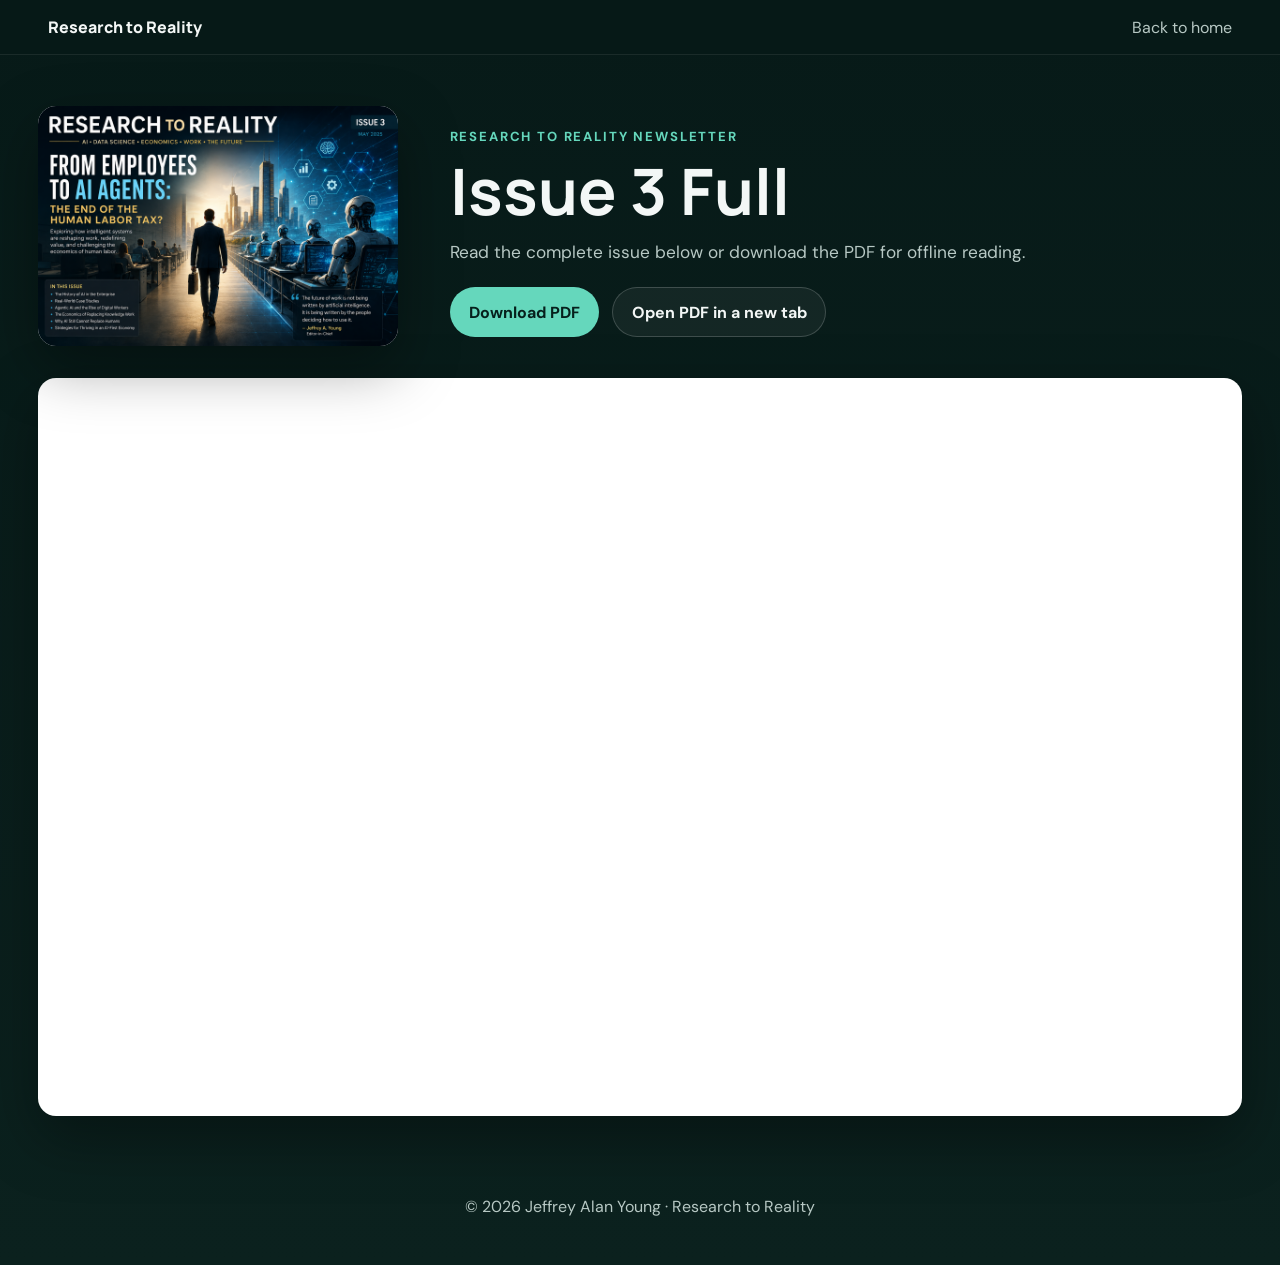
<file: newsletter/issue_3_full/issue_3_full.html>
<!doctype html>
<html lang="en">
<head>
  <meta charset="utf-8">
  <meta name="viewport" content="width=device-width, initial-scale=1">
  <meta name="description" content="Research to Reality newsletter issue: 3 Full">
  <meta name="theme-color" content="#071a18">
  <title>Issue 3 Full | Research to Reality</title>
  <link rel="preconnect" href="https://fonts.googleapis.com">
  <link rel="preconnect" href="https://fonts.gstatic.com" crossorigin>
  <link href="https://fonts.googleapis.com/css2?family=DM+Sans:wght@400;500;600;700&family=Manrope:wght@600;700;800&display=swap" rel="stylesheet">
  <style>
    :root { color-scheme: dark; --bg:#071a18; --panel:#0d2622; --text:#f3f7f6; --muted:#b7c8c4; --accent:#65d7bc; }
    * { box-sizing: border-box; }
    body { margin:0; font-family:'DM Sans',sans-serif; background:linear-gradient(180deg,#071a18,#0b211e); color:var(--text); }
    a { color:inherit; }
    .topbar { position:sticky; top:0; z-index:10; display:flex; justify-content:space-between; align-items:center; gap:1rem; padding:1rem clamp(1rem,4vw,3rem); background:rgba(7,26,24,.94); border-bottom:1px solid rgba(255,255,255,.08); backdrop-filter:blur(12px); }
    .brand { font-family:'Manrope',sans-serif; font-weight:800; text-decoration:none; }
    .back { color:var(--muted); text-decoration:none; }
    .back:hover { color:var(--accent); }
    main { width:min(1280px,94vw); margin:0 auto; padding:clamp(1.5rem,4vw,4rem) 0 3rem; }
    .hero { display:grid; grid-template-columns:minmax(220px,360px) 1fr; gap:clamp(1.5rem,4vw,4rem); align-items:center; margin-bottom:2rem; }
    .cover { width:100%; max-height:520px; object-fit:contain; border-radius:18px; background:#fff; box-shadow:0 22px 60px rgba(0,0,0,.35); }
    .eyebrow { color:var(--accent); text-transform:uppercase; letter-spacing:.14em; font-weight:700; font-size:.82rem; }
    h1 { margin:.4rem 0 1rem; font-family:'Manrope',sans-serif; font-size:clamp(2.2rem,5vw,4.5rem); line-height:1.02; }
    .lede { color:var(--muted); font-size:1.08rem; max-width:62ch; }
    .actions { display:flex; flex-wrap:wrap; gap:.8rem; margin-top:1.5rem; }
    .button { display:inline-flex; align-items:center; justify-content:center; padding:.85rem 1.15rem; border-radius:999px; text-decoration:none; font-weight:700; border:1px solid rgba(255,255,255,.18); }
    .primary { background:var(--accent); color:#06201c; border-color:transparent; }
    .secondary { background:rgba(255,255,255,.05); }
    .viewer { overflow:hidden; border-radius:18px; background:#fff; box-shadow:0 22px 60px rgba(0,0,0,.35); min-height:75vh; }
    .viewer iframe, .viewer object { width:100%; height:82vh; min-height:720px; border:0; display:block; }
    .fallback { color:#17211f; padding:2rem; }
    footer { color:var(--muted); text-align:center; padding:2rem 1rem 3rem; }
    @media (max-width:800px) {
      .hero { grid-template-columns:1fr; }
      .cover { max-height:420px; }
      .viewer iframe, .viewer object { min-height:580px; height:72vh; }
    }
    .header-buttons{
      margin-right:100px;
    }
  </style>
</head>
<body>
  <header class="topbar">
    <a class="brand" href="../../home.html">Research to Reality</a>
    <a class="back" href="../../home.html">Back to home</a>
  </header>
  <main>
    <section class="hero">
      <img class="cover" src="image.png" alt="Cover image for Issue 3 Full of Research to Reality">
      <div>
        <p class="eyebrow">Research to Reality Newsletter</p>
        <h1>Issue 3 Full</h1>
        <p class="lede">Read the complete issue below or download the PDF for offline reading.</p>
        <div class="actions">
          <a class="button primary" href="NewsLetter.pdf" download>Download PDF</a>
          <a class="button secondary" href="NewsLetter.pdf" target="_blank" rel="noopener">Open PDF in a new tab</a>
        </div>
      </div>
    </section>
    <section class="viewer" aria-label="Embedded PDF viewer for Issue 3 Full">
      <object data="NewsLetter.pdf" type="application/pdf">
        <iframe src="NewsLetter.pdf" title="Issue 3 Full newsletter PDF"></iframe>
        <p class="fallback">Your browser cannot display this PDF. <a href="NewsLetter.pdf" download>Download the issue instead.</a></p>
      </object>
    </section>
  </main>
  <footer>© 2026 Jeffrey Alan Young · Research to Reality</footer>
</body>
</html>
</file>
<file: styles.css>
:root {
  --ink: #0a1f1c;
  --muted: #58706b;
  --paper: #f4f5ef;
  --white: #fff;
  --evergreen: #0b4036;
  --evergreen-2: #126453;
  --ember: #e2914b;
  --line: rgba(10,31,28,.14);
  --shadow: 0 24px 70px rgba(4, 31, 26, .14);
  --radius: 24px;
}

* { box-sizing: border-box; }
html { scroll-behavior: smooth; }
body {
  margin: 0;
  color: var(--ink);
  background: var(--paper);
  font-family: "DM Sans", sans-serif;
  line-height: 1.6;
  -webkit-font-smoothing: antialiased;
}
img { max-width: 100%; display: block; }
a { color: inherit; }
button, a { -webkit-tap-highlight-color: transparent; }
.container { width: min(1180px, calc(100% - 40px)); margin-inline: auto; }
.section { padding: 110px 0; position: relative; overflow: hidden; }
.section-light { background: #fbfcf8; }
.section-dark { background: #071a18; color: #f6faf7; }
.skip-link { position: fixed; left: 16px; top: -100px; z-index: 999; background: white; padding: 10px 14px; border-radius: 8px; }
.skip-link:focus { top: 16px; }

.site-header { position: fixed; top: 0; inset-inline: 0; z-index: 50; padding: 18px 0; transition: .25s ease; }
.site-header.scrolled { background: rgba(244,245,239,.88); backdrop-filter: blur(18px); border-bottom: 1px solid var(--line); padding: 10px 0; }
.nav-wrap { display: flex; align-items: center; justify-content: space-between; }
.brand { display: inline-flex; align-items: center; gap: 12px; font: 700 14px/1 "Manrope"; text-decoration: none; letter-spacing: -.01em; }
.brand-mark { width: 42px; height: 42px; border-radius: 13px; display: grid; place-items: center; color: white; background: var(--evergreen); font-size: 13px; }
.site-nav { display: flex; align-items: center; gap: 28px; }
.site-nav a { text-decoration: none; font-weight: 600; font-size: 14px; color: #24443e; }
.site-nav a:hover { color: var(--evergreen-2); }
.menu-toggle { display:none; border:0; background:transparent; font:700 14px "DM Sans"; }

.hero { min-height: 100vh; display: grid; align-items: center; padding-top: 150px; background: radial-gradient(circle at 20% 20%, rgba(226,145,75,.18), transparent 35%), linear-gradient(135deg, #f7f7f1 0%, #edf2eb 100%); }
.hero-grid { display: grid; grid-template-columns: 1.25fr .75fr; gap: 80px; align-items: center; }
.hero-copy { position: relative; z-index: 2; }
.eyebrow { margin: 0 0 18px; text-transform: uppercase; letter-spacing: .2em; font-size: 12px; font-weight: 800; color: var(--evergreen-2); }
h1, h2, h3 { font-family: "Manrope", sans-serif; letter-spacing: -.045em; margin-top: 0; }
h1 { font-size: clamp(48px, 6.3vw, 86px); line-height: .98; margin-bottom: 28px; max-width: 940px; }
h2 { font-size: clamp(38px, 4.6vw, 62px); line-height: 1.05; margin-bottom: 20px; }
h3 { line-height: 1.15; }
.hero-lede { font-size: 19px; color: #405a55; max-width: 760px; margin: 0 0 34px; }
.hero-actions, .connect-actions { display: flex; flex-wrap: wrap; gap: 12px; }
.button { display: inline-flex; align-items: center; justify-content: center; min-height: 52px; padding: 0 22px; border-radius: 999px; text-decoration: none; font-weight: 700; transition: .2s ease; }
.button.primary { color: white; background: var(--evergreen); box-shadow: 0 14px 28px rgba(11,64,54,.18); }
.button.primary:hover { transform: translateY(-2px); background: var(--evergreen-2); }
.button.secondary { border: 1px solid var(--line); background: rgba(255,255,255,.55); }
.button.secondary:hover { transform: translateY(-2px); background: white; }
.button.secondary.light { color:white; border-color: rgba(255,255,255,.28); background: rgba(255,255,255,.05); }
.hero-meta { display: flex; flex-wrap: wrap; gap: 10px; margin-top: 42px; }
.hero-meta span { padding: 7px 12px; border: 1px solid var(--line); border-radius: 999px; color: #4b635e; font-size: 12px; font-weight: 700; background: rgba(255,255,255,.42); }
.portrait-card { position: relative; z-index: 2; padding: 14px; background: rgba(255,255,255,.68); border: 1px solid rgba(255,255,255,.85); box-shadow: var(--shadow); border-radius: 34px; backdrop-filter: blur(14px); transform: rotate(1.5deg); }
.portrait-frame { overflow: hidden; border-radius: 24px; aspect-ratio: 1/1.08; background: #dfe5e2; }
.portrait-frame img { width:100%; height:100%; object-fit:cover; }
.portrait-caption { display:flex; justify-content:space-between; align-items:center; padding:18px 8px 8px; gap: 14px; }
.portrait-caption strong, .portrait-caption span { display:block; }
.portrait-caption strong { font-family:"Manrope"; }
.portrait-caption div span { color: var(--muted); font-size: 12px; }
.status { font-size: 11px; color: var(--evergreen-2); font-weight: 700; white-space: nowrap; }
.status i { display:inline-block; width:8px; height:8px; background:#35b66f; border-radius:50%; margin-right:6px; box-shadow: 0 0 0 5px rgba(53,182,111,.12); }
.hero-orb { position:absolute; border-radius:50%; filter: blur(2px); opacity:.6; }
.orb-one { width: 320px; height: 320px; right: -100px; top: 80px; border: 1px solid rgba(11,64,54,.18); }
.orb-two { width: 180px; height: 180px; left: -80px; bottom: 60px; background: rgba(226,145,75,.1); }

.about-grid { display:grid; grid-template-columns: .8fr 1.2fr; gap:100px; }
.section-heading { max-width: 760px; }
.section-heading.split { max-width:none; display:flex; justify-content:space-between; align-items:flex-end; gap:40px; margin-bottom:46px; }
.section-heading.split > * { max-width: 650px; }
.about-copy > p { font-size: 19px; color: var(--muted); }
.expertise-grid { display:grid; grid-template-columns:1fr 1fr; gap:1px; margin-top:44px; background:var(--line); border:1px solid var(--line); border-radius:var(--radius); overflow:hidden; }
.expertise-grid article { background:#fbfcf8; padding:32px; }
.expertise-grid span { font-size:12px; font-weight:800; color:var(--ember); }
.expertise-grid h3 { font-size:22px; margin:14px 0 8px; }
.expertise-grid p { margin:0; color:var(--muted); font-size:14px; }

.filters { display:flex; flex-wrap:wrap; gap:8px; justify-content:flex-end; }
.filter { border:1px solid var(--line); background:transparent; border-radius:999px; padding:9px 14px; font:700 12px "DM Sans"; cursor:pointer; color:#46605a; }
.filter.active, .filter:hover { background:var(--evergreen); color:white; border-color:var(--evergreen); }
.project-grid { display:grid; grid-template-columns:repeat(3,1fr); gap:18px; }
.project-card { min-height: 330px; padding:28px; border-radius:var(--radius); border:1px solid var(--line); background:rgba(255,255,255,.52); display:flex; flex-direction:column; transition:.25s ease; }
.project-card:hover { transform:translateY(-7px); box-shadow:var(--shadow); background:white; }
.project-card.featured { background:var(--evergreen); color:white; }
.project-card.hidden { display:none; }
.project-top { display:flex; justify-content:space-between; align-items:center; margin-bottom:58px; }
.project-index { font-weight:800; color:var(--ember); }
.tag { font-size:11px; font-weight:800; text-transform:uppercase; letter-spacing:.1em; border:1px solid var(--line); border-radius:999px; padding:5px 9px; }
.featured .tag { border-color:rgba(255,255,255,.28); }
.project-card h3 { font-size:28px; margin-bottom:12px; }
.project-card p { color:var(--muted); margin:0 0 28px; }
.project-card.featured p { color:rgba(255,255,255,.75); }
.project-card a { margin-top:auto; text-decoration:none; font-weight:800; color:var(--evergreen-2); }
.project-card.featured a { color:white; }
.project-card a span { transition:.2s ease; display:inline-block; }
.project-card a:hover span { transform:translate(3px,-3px); }

.research-grid { display:grid; grid-template-columns:.8fr 1.2fr; gap:90px; }
.section-dark .eyebrow { color:#69c5a9; }
.heading-note { color:var(--muted); font-size:17px; }
.section-dark .heading-note { color:rgba(255,255,255,.62); }
.profile-links { display:flex; flex-wrap:wrap; gap:12px; margin-top:30px; }
.profile-links a { color:white; text-decoration:none; border-bottom:1px solid rgba(255,255,255,.35); padding-bottom:4px; font-weight:700; }
.publication-list { border-top:1px solid rgba(255,255,255,.16); }
.publication { padding:28px 0; border-bottom:1px solid rgba(255,255,255,.16); display:grid; grid-template-columns:1.2fr .8fr; gap:36px; }
.publication span { color:#69c5a9; font-size:11px; letter-spacing:.1em; text-transform:uppercase; font-weight:800; }
.publication h3 { font-size:21px; margin:8px 0 0; }
.publication p { margin:26px 0 0; color:rgba(255,255,255,.58); font-size:14px; }

.document-grid { display:grid; grid-template-columns:1fr 1fr; gap:16px; }
.document-card { display:grid; grid-template-columns:auto 1fr auto; gap:20px; align-items:center; padding:26px; border:1px solid var(--line); border-radius:20px; text-decoration:none; background:white; transition:.2s ease; }
.document-card:hover { transform:translateY(-4px); box-shadow:0 18px 44px rgba(4,31,26,.09); }
.doc-type { display:grid; place-items:center; width:48px; height:48px; border-radius:14px; background:#edf4f0; color:var(--evergreen); font-size:11px; font-weight:900; }
.document-card h3 { margin:0 0 5px; font-size:20px; }
.document-card p { margin:0; color:var(--muted); font-size:13px; }
.download { font-size:26px; color:var(--evergreen-2); }

.ecosystem { background:linear-gradient(180deg,#f4f5ef,#e9efea); }
.ecosystem-grid { display:grid; grid-template-columns:1fr 1fr; gap:18px; margin-top:40px; }
.ecosystem-card { min-height:360px; padding:40px; border-radius:30px; text-decoration:none; color:white; display:flex; flex-direction:column; background:linear-gradient(145deg,#0c4a3e,#071a18); transition:.25s ease; }
.ecosystem-card:nth-child(2) { background:linear-gradient(145deg,#72502f,#25180e); }
.ecosystem-card:hover { transform:translateY(-6px); box-shadow:var(--shadow); }
.ecosystem-card > span { font-size:11px; letter-spacing:.16em; text-transform:uppercase; font-weight:800; opacity:.7; }
.ecosystem-card h3 { font-size:40px; margin:45px 0 14px; }
.ecosystem-card p { max-width:540px; color:rgba(255,255,255,.72); }
.ecosystem-card b { margin-top:auto; }

.connect-section { background:#071a18; color:white; padding-top:0; }
.connect-card { background:linear-gradient(135deg,#0f5a49,#0a332c); border:1px solid rgba(255,255,255,.12); border-radius:34px; padding:64px; display:flex; align-items:flex-end; justify-content:space-between; gap:50px; }
.connect-card > div:first-child { max-width:720px; }
.connect-card h2 { margin-bottom:14px; }
.connect-card p:not(.eyebrow) { color:rgba(255,255,255,.68); }
.connect-section .eyebrow { color:#82d7ba; }
.connect-actions { justify-content:flex-end; }
.connect-actions .primary { background:white; color:var(--evergreen); }

.site-footer { background:#071a18; color:rgba(255,255,255,.58); padding:28px 0; border-top:1px solid rgba(255,255,255,.1); font-size:12px; }
.footer-grid { display:grid; grid-template-columns:1fr 1fr auto; gap:20px; align-items:center; }
.site-footer a { color:white; text-decoration:none; }

.reveal { opacity:0; transform:translateY(20px); transition: opacity .65s ease, transform .65s ease; }
.reveal.visible { opacity:1; transform:none; }

@media (max-width: 980px) {
  .hero-grid, .about-grid, .research-grid { grid-template-columns:1fr; gap:55px; }
  .hero { min-height:auto; }
  .portrait-card { max-width:560px; }
  .project-grid { grid-template-columns:1fr 1fr; }
  .section-heading.split { align-items:flex-start; flex-direction:column; }
  .filters { justify-content:flex-start; }
  .publication { grid-template-columns:1fr; gap:0; }
  .publication p { margin-top:14px; }
  .connect-card { align-items:flex-start; flex-direction:column; }
}

@media (max-width: 720px) {
  .container { width:min(100% - 28px,1180px); }
  .section { padding:78px 0; }
  .site-header { padding:12px 0; }
  .menu-toggle { display:block; }
  .site-nav { position:absolute; top:66px; left:14px; right:14px; flex-direction:column; align-items:stretch; padding:14px; gap:4px; background:rgba(251,252,248,.96); border:1px solid var(--line); border-radius:18px; box-shadow:var(--shadow); opacity:0; transform:translateY(-12px); pointer-events:none; transition:.2s ease; }
  .site-nav.open { opacity:1; transform:none; pointer-events:auto; }
  .site-nav a { padding:12px; }
  .hero { padding-top:115px; }
  h1 { font-size:clamp(43px,13vw,62px); }
  h2 { font-size:38px; }
  .hero-meta { margin-top:30px; }
  .portrait-caption { align-items:flex-start; flex-direction:column; }
  .expertise-grid, .project-grid, .document-grid, .ecosystem-grid { grid-template-columns:1fr; }
  .project-card { min-height:280px; }
  .project-top { margin-bottom:38px; }
  .connect-card { padding:38px 24px; border-radius:24px; }
  .connect-actions { width:100%; }
  .connect-actions .button { width:100%; }
  .footer-grid { grid-template-columns:1fr; text-align:center; }
}

@media (prefers-reduced-motion: reduce) {
  html { scroll-behavior:auto; }
  *, *::before, *::after { animation-duration:.01ms !important; transition-duration:.01ms !important; }
  .reveal { opacity:1; transform:none; }
}
</file>
